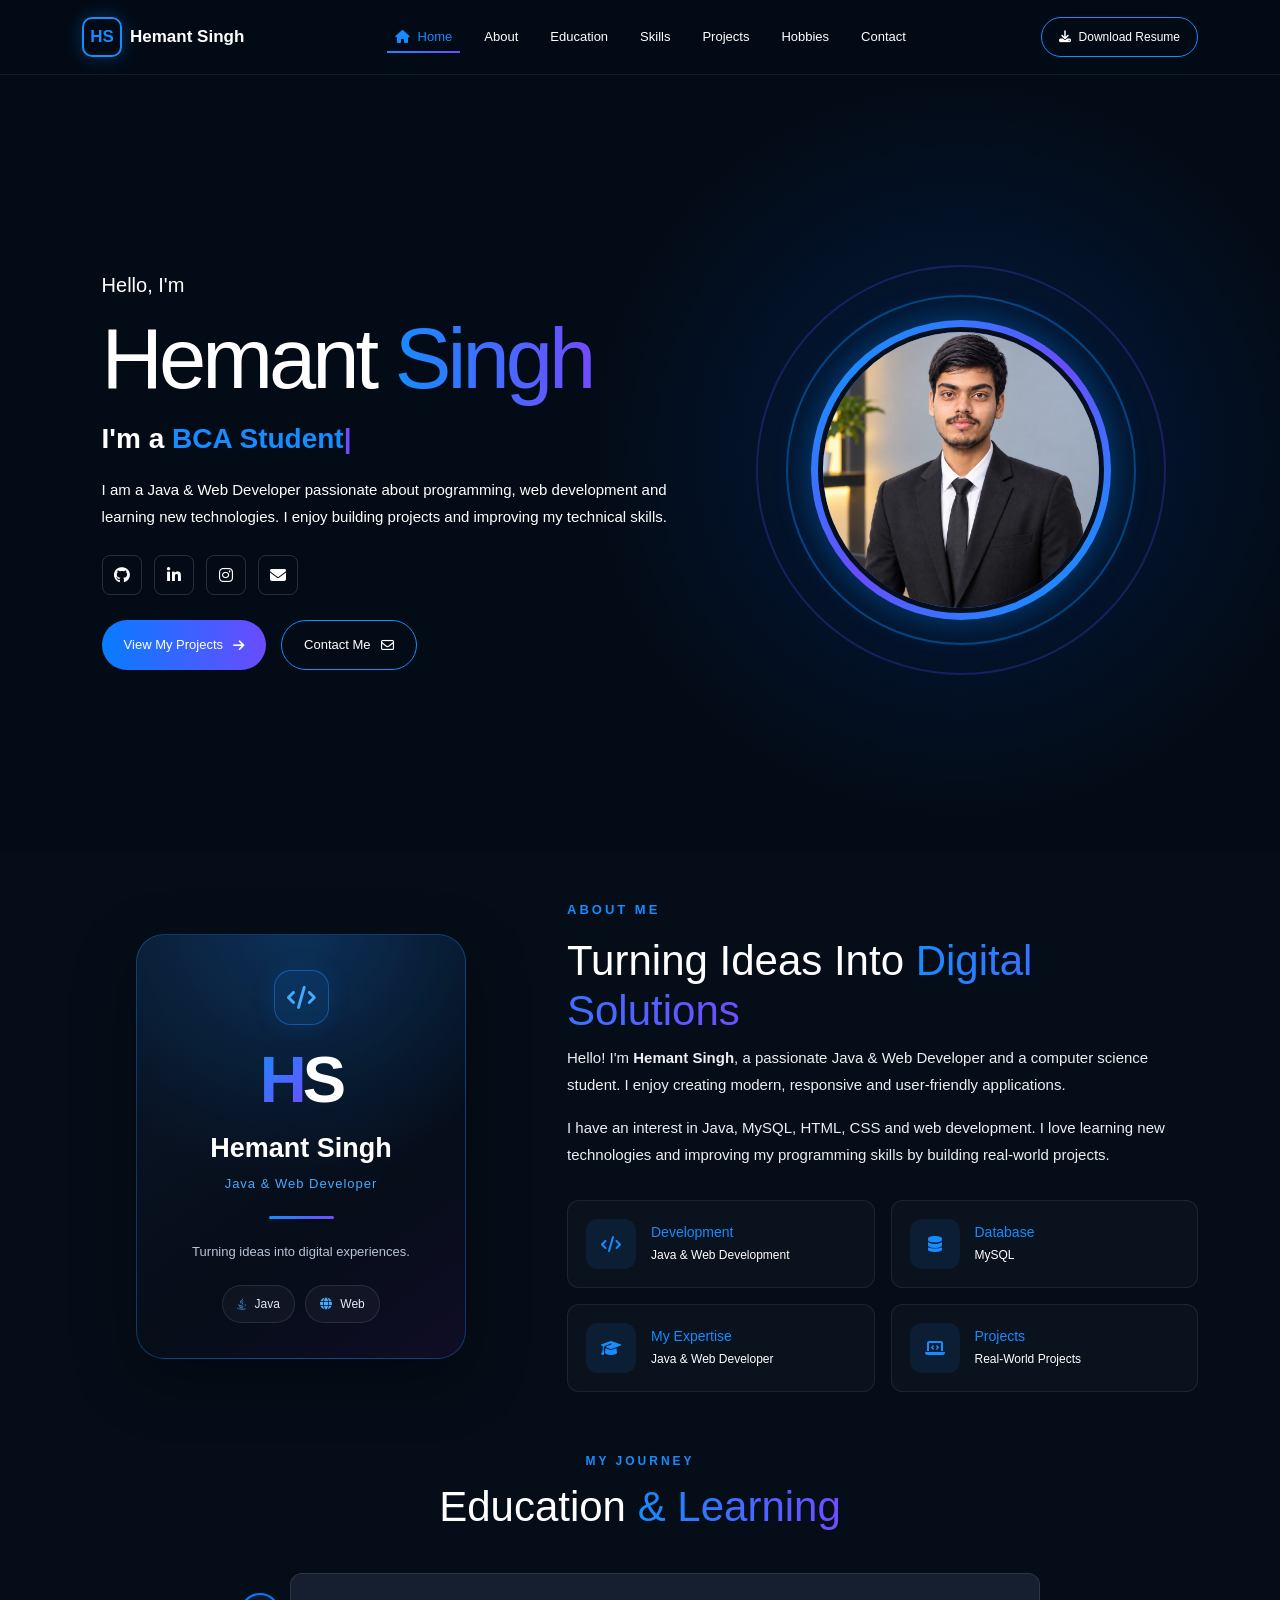
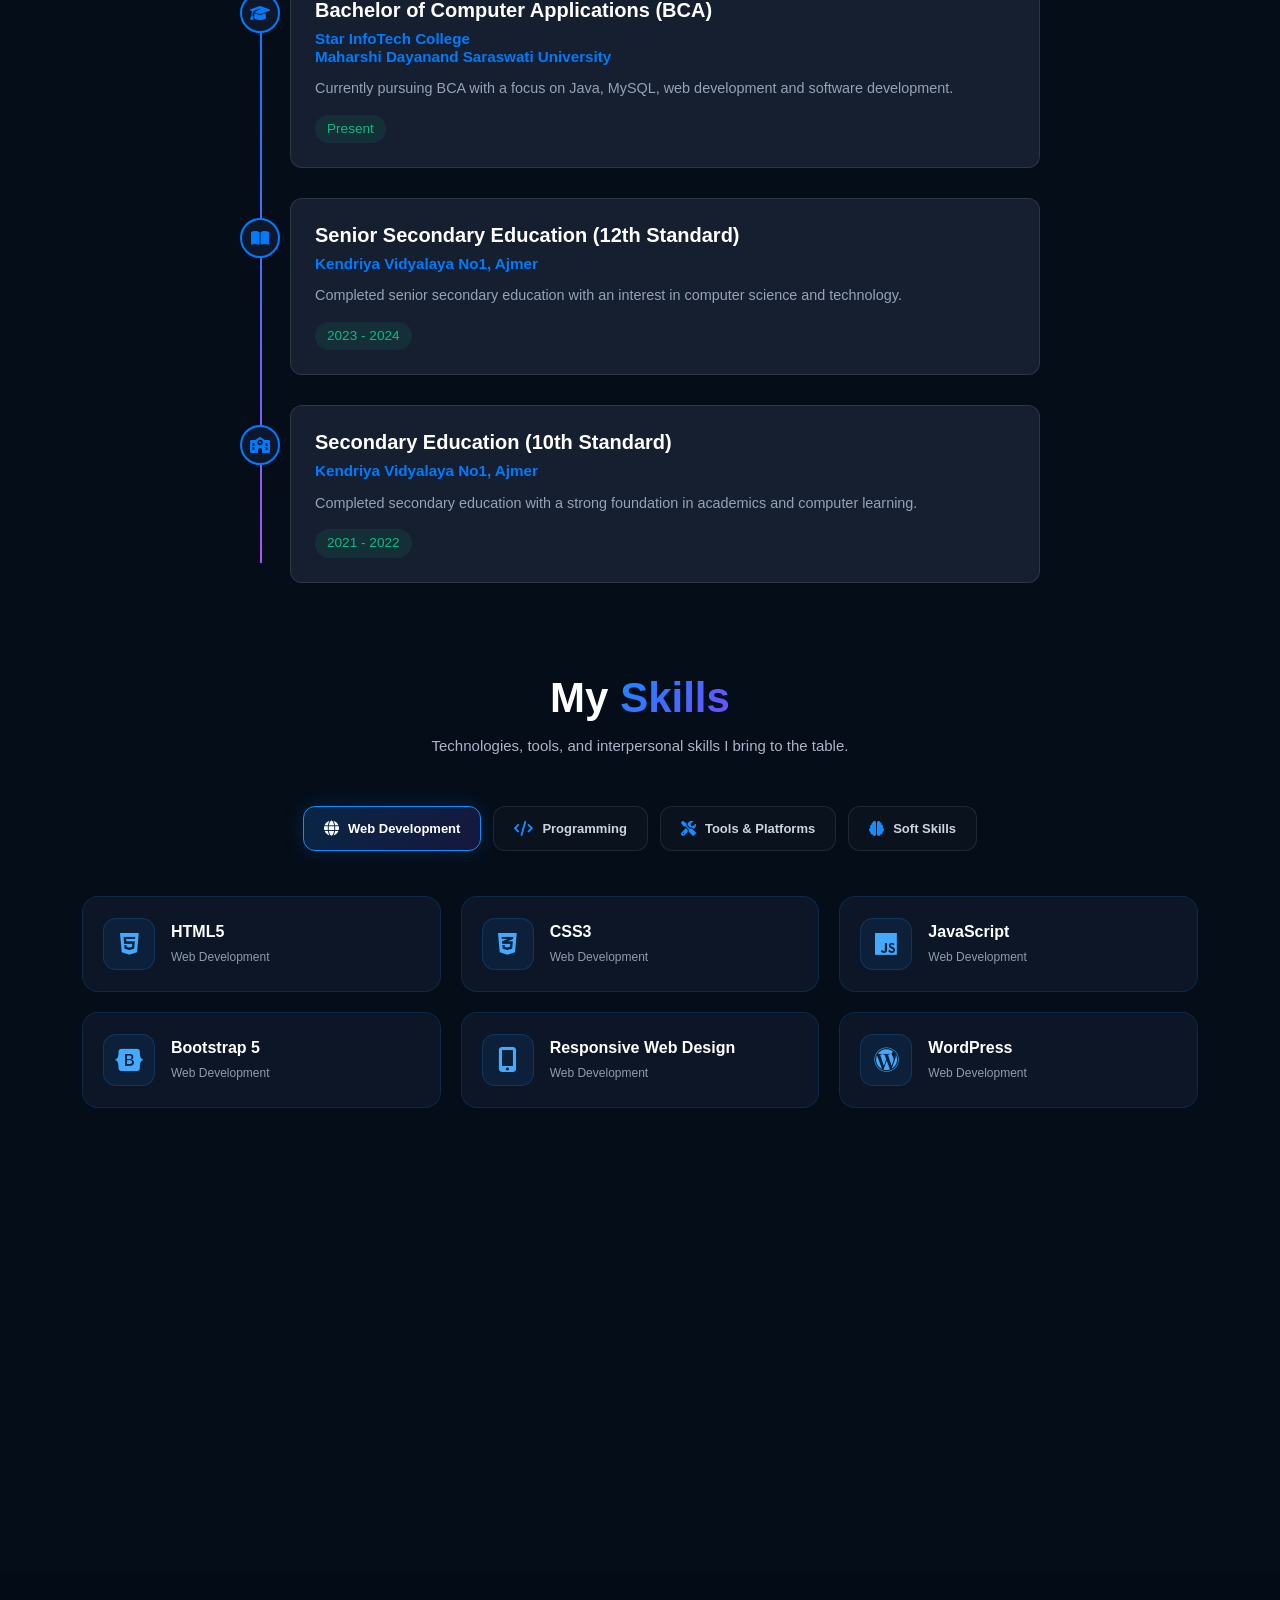
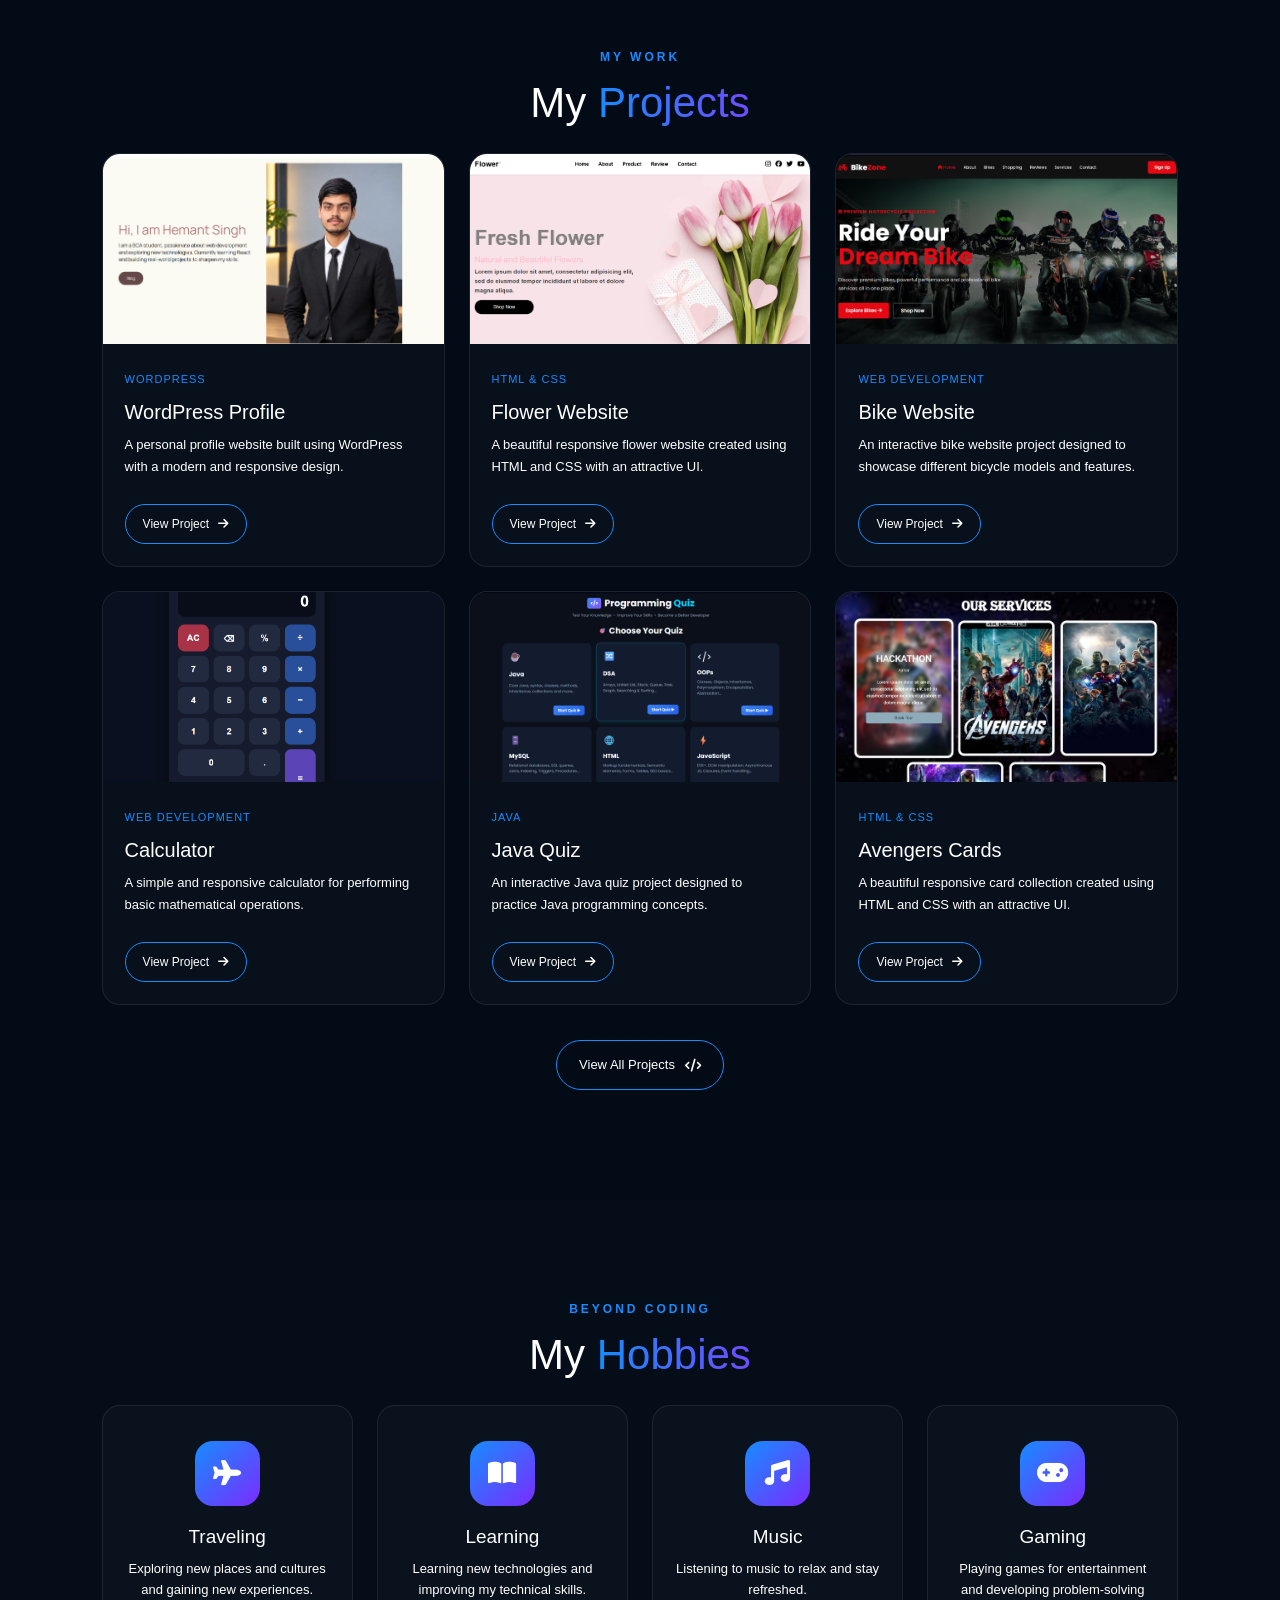
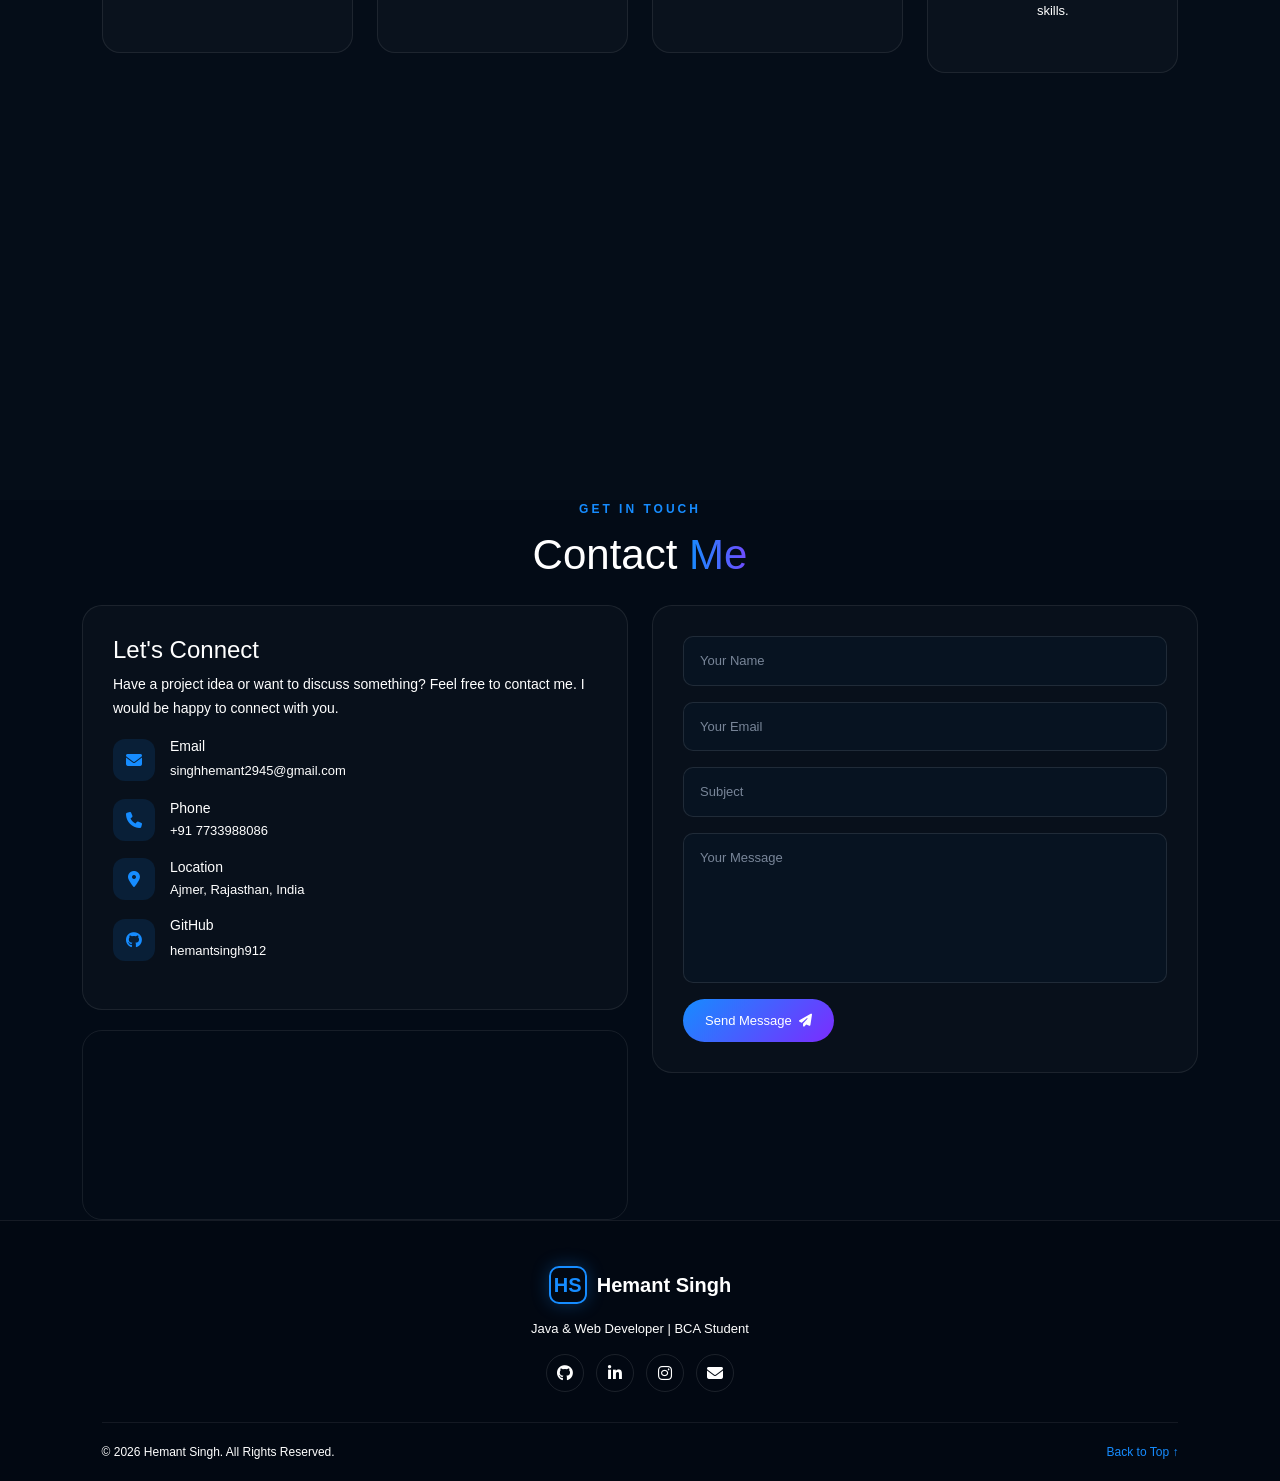
<file: index.html>
<!DOCTYPE html>
<html lang="en">

<head>
    <meta charset="UTF-8">
    <meta name="viewport" content="width=device-width, initial-scale=1.0">

    <title>Hemant Singh | Portfolio</title>

    <link href="https://cdn.jsdelivr.net/npm/bootstrap@5.3.3/dist/css/bootstrap.min.css"rel="stylesheet">
    <link rel="stylesheet"href="https://cdnjs.cloudflare.com/ajax/libs/font-awesome/6.5.2/css/all.min.css">
    <link rel="stylesheet" href="css/style.css">

    <script
            src="https://cdn.jsdelivr.net/npm/bootstrap@5.3.3/dist/js/bootstrap.bundle.min.js">
    </script>

</head>

<body>

    
<nav class="navbar navbar-expand-lg navbar-dark fixed-top custom-navbar">

    <div class="container">

        <a href="#home"class="navbar-brand logo d-flex align-items-center gap-2">

            <span>HS</span>
            Hemant Singh

        </a>

        <button class="navbar-toggler border-0 shadow-none"type="button"data-bs-toggle="collapse"
        data-bs-target="#portfolioNavbar"aria-controls="portfolioNavbar"aria-expanded="false"
        aria-label="Toggle navigation">
            <i class="fa-solid fa-bars"></i>
        </button>

        <div class="collapse navbar-collapse" id="portfolioNavbar">

            <ul class="navbar-nav mx-auto gap-lg-3 text-center">

                <li class="nav-item">
                    <a class="nav-link active" href="#home">
                        <i class="fa-solid fa-house me-1"></i>
                        Home
                    </a>
                </li>

                <li class="nav-item">
                    <a class="nav-link" href="#about">About</a>
                </li>

                <li class="nav-item">
                    <a class="nav-link" href="#education">Education</a>
                </li>

                <li class="nav-item">
                    <a class="nav-link" href="#skills">Skills</a>
                </li>

                <li class="nav-item">
                    <a class="nav-link" href="#projects">Projects</a>
                </li>

                <li class="nav-item">
                    <a class="nav-link" href="#hobbies">Hobbies</a>
                </li>

                <li class="nav-item">
                    <a class="nav-link" href="#contact">Contact</a>
                </li>

            </ul>

            <a href="Hemant_Singh_Resume2026.pdf" class="cv-btn mx-auto mx-lg-0" download>

                <i class="fa-solid fa-download"></i>
                Download Resume

            </a>

          

        </div>

    </div>

</nav>


<!-- =========================================================
     HOME
========================================================= -->

<section id="home"
         class="home min-vh-100 d-flex align-items-center">

    <div class="container">

        <div class="row align-items-center gy-5">

            <div class="col-lg-7 home-content">

                <p class="hello mb-3">Hello, I'm </p>
                <h1>Hemant <span>Singh</span></h1>
                <h2 class="typing-heading" style="color: white;">
                    I'm a <span id="typing-text"></span><span class="cursor">|</span>
                </h2>

                <p class="description">
                    I am a Java & Web Developer passionate about programming,
                    web development and learning new technologies.
                    I enjoy building projects and improving my
                    technical skills.
                </p>

                <div class="social">

                    <a href="https://github.com/hemantsingh912" aria-label="GitHub">
                        <i class="fa-brands fa-github"></i>
                    </a>

                    <a href="https://www.linkedin.com/in/hemant-singh-1b76ba379/" aria-label="LinkedIn">
                        <i class="fa-brands fa-linkedin-in"></i>
                    </a>

                    <a href="https://www.instagram.com/hemantsingh5435/" aria-label="Instagram">
                        <i class="fa-brands fa-instagram"></i>
                    </a>

                    <a href="mailto:singhhemant2945@gmail.com" aria-label="Email">
                        <i class="fa-solid fa-envelope"></i>
                    </a>

                </div>

                <div class="buttons">

                    <a href="#projects" class="btn-primary-custom">
                        View My Projects
                        <i class="fa-solid fa-arrow-right"></i>

                    </a>

                    <a href="#contact"class="btn-secondary-custom">
                        Contact Me
                        <i class="fa-regular fa-envelope"></i>
                    </a>
                </div>
            </div>

            

            <div class="col-lg-5 home-image">

                <div class="profile-circle">
                    <img src="image/hemantsingh.jpeg"alt="Hemant Singh">
                </div>

                <div class="circle-one"></div>
                <div class="circle-two"></div>
            </div>
        </div>
    </div>
</section>


<!-- =========================================================
     ABOUT
========================================================= -->

<section id="about" class="about">

    <div class="container">

        <div class="row align-items-center g-5">

            <div class="col-lg-5">

              
<div class="about-box mx-auto">

    <div class="about-card-glow"></div>

    <div class="about-icon">
        <i class="fa-solid fa-code"></i>
    </div>

    <div class="about-initials">
        <span>H</span>S
    </div>

    <h3>Hemant Singh</h3>

    <p class="about-role">Java & Web Developer</p>

    <div class="about-divider"></div>

    <p class="about-description">Turning ideas into digital experiences.</p>

    <div class="about-badges">
        <span><i class="fa-brands fa-java"></i> Java</span>
        <span><i class="fa-solid fa-globe"></i> Web</span>
    </div>

</div>



            </div>

            <div class="col-lg-7 about-content">

                <p class="section-tag">ABOUT ME</p>

                <h2>Turning Ideas Into
                    <span>Digital Solutions</span>
                </h2>

                <p>
                    Hello! I'm <strong>Hemant Singh</strong>, a passionate
                    Java & Web Developer and a computer science
                    student. I enjoy creating modern, responsive and
                    user-friendly applications.
                </p>

                <p >
                    I have an interest in Java, MySQL, HTML, CSS and
                    web development. I love learning new technologies
                    and improving my programming skills by building
                    real-world projects.
                </p>


                <div class="row g-3 mt-3">

                    <div class="col-md-6">
                        <div class="info-item h-100">

                            <i class="fa-solid fa-code"></i>

                            <div>
                                <h4>Development</h4>
                                <p>Java & Web Development</p>
                            </div>

                        </div>
                    </div>


                    <div class="col-md-6">
                        <div class="info-item h-100">

                            <i class="fa-solid fa-database"></i>

                            <div>
                                <h4>Database</h4>
                                <p>MySQL</p>
                            </div>

                        </div>
                    </div>


                    <div class="col-md-6">
                        <div class="info-item h-100">

                            <i class="fa-solid fa-graduation-cap"></i>

                            <div>
                                <h4>My Expertise</h4>
                                <p>Java & Web Developer</p>
                            </div>

                        </div>
                    </div>


                    <div class="col-md-6">
                        <div class="info-item h-100">

                            <i class="fa-solid fa-laptop-code"></i>

                            <div>
                                <h4>Projects</h4>
                                <p>Real-World Projects</p>
                            </div>

                        </div>
                    </div>

                </div>

            </div>

        </div>

    </div>

</section>


<!-- =========================================================
     EDUCATION
========================================================= -->

<section id="education" class="education">
    <div class="container">
        <div class="section-heading">
            <p>MY JOURNEY</p>
            <h2>Education <span>& Learning</span></h2>
        </div>

        <div class="timeline-container">
            <div class="timeline-line"></div>

           <!-- BCA -->
             <div class="timeline-item">
                <div class="timeline-icon">
                    <i class="fa-solid fa-graduation-cap"></i>
                </div>
                <div class="education-card">
                    <div class="edu-content">
                        <h3>Bachelor of Computer Applications (BCA)</h3>
                        <h4><b style="color: #007bff;">Star InfoTech College</b><br><b style="color: #047af8;">Maharshi Dayanand Saraswati University</b></h4>
                        <p>
                            Currently pursuing BCA with a focus on Java,
                            MySQL, web development and software development.
                        </p>
                        <span class="edu-year">Present</span>
                    </div>
                </div>
            </div> 

            <!-- 12TH -->
            <div class="timeline-item">
                <div class="timeline-icon">
                    <i class="fa-solid fa-book-open"></i>
                </div>
                <div class="education-card">
                    <div class="edu-content">
                        <h3>Senior Secondary Education (12th Standard)</h3>
                        <h4><b style="color: #007bff;">Kendriya Vidyalaya No1, Ajmer</b></h4>
                        <p>
                            Completed senior secondary education with an
                            interest in computer science and technology.
                        </p>
                        <span class="edu-year">2023 - 2024</span>
                    </div>
                </div>
            </div>
             <!-- 10TH -->
            <div class="timeline-item">
                <div class="timeline-icon">
                    <i class="fa-solid fa-school"></i>
                </div>
                <div class="education-card">
                    <div class="edu-content">
                        <h3>Secondary Education (10th Standard)</h3>
                        <h4><b style="color: #007bff;">Kendriya Vidyalaya No1, Ajmer</b></h4>
                        <p>
                            Completed secondary education with a strong
                            foundation in academics and computer learning.
                        </p>
                        <span class="edu-year">2021 - 2022</span>
                    </div>
                </div>
            </div>
            

        </div>
    </div>
</section>





<!-- =========================================================
     SKILLS
========================================================= -->

<section id="skills" class="hs-skills">

    <div class="container">

        <!-- HEADER -->

        <div class="text-center mb-5">

            <!-- <div class="hs-skills-tag">
                <i class="fa-solid fa-code"></i>
                TECHNICAL & PROFESSIONAL SKILLS
            </div> -->

            <h2 class="hs-skills-title">
                My <span>Skills</span>
            </h2>

            <p class="hs-skills-subtitle">
                Technologies, tools, and interpersonal skills I bring to the table.
            </p>

        </div>


        <!-- CATEGORY FILTERS -->

        <div class="hs-skill-filters">

            <button class="hs-filter-btn active"
                data-filter="web"
                aria-pressed="true">

                <i class="fa-solid fa-globe"></i>
                Web Development

            </button>

            <button class="hs-filter-btn"
                data-filter="programming"
                aria-pressed="false">

                <i class="fa-solid fa-code"></i>
                Programming

            </button>

            <button class="hs-filter-btn"
                data-filter="tools"
                aria-pressed="false">

                <i class="fa-solid fa-screwdriver-wrench"></i>
                Tools & Platforms

            </button>

            <button class="hs-filter-btn"
                data-filter="softskills"
                aria-pressed="false">

                <i class="fa-solid fa-brain"></i>
                Soft Skills

            </button>

        </div>


        <!-- SKILLS GRID -->

        <div class="hs-skills-grid">


            <!-- WEB DEVELOPMENT -->

            <div class="hs-skill-card" data-category="web">

                <div class="hs-skill-icon">
                    <i class="fa-brands fa-html5"></i>
                </div>

                <div>
                    <h4>HTML5</h4>
                    <p>Web Development</p>
                </div>

            </div>


            <div class="hs-skill-card" data-category="web">

                <div class="hs-skill-icon">
                    <i class="fa-brands fa-css3-alt"></i>
                </div>

                <div>
                    <h4>CSS3</h4>
                    <p>Web Development</p>
                </div>

            </div>


            <div class="hs-skill-card" data-category="web">

                <div class="hs-skill-icon">
                    <i class="fa-brands fa-js"></i>
                </div>

                <div>
                    <h4>JavaScript</h4>
                    <p>Web Development</p>
                </div>

            </div>


            <div class="hs-skill-card" data-category="web">

                <div class="hs-skill-icon">
                    <i class="fa-brands fa-bootstrap"></i>
                </div>

                <div>
                    <h4>Bootstrap 5</h4>
                    <p>Web Development</p>
                </div>

            </div>

            <div class="hs-skill-card" data-category="web">

                <div class="hs-skill-icon">
                    <i class="fa-solid fa-mobile-screen-button"></i>
                </div>

                <div>
                    <h4>Responsive Web Design</h4>
                    <p>Web Development</p>
                </div>

            </div>


            <div class="hs-skill-card" data-category="web">

                <div class="hs-skill-icon">
                    <i class="fa-brands fa-wordpress"></i>
                </div>

                <div>
                    <h4>WordPress</h4>
                    <p>Web Development</p>
                </div>

            </div>


            <!-- PROGRAMMING -->

            <div class="hs-skill-card" data-category="programming">

                <div class="hs-skill-icon">
                    <i class="fa-brands fa-java"></i>
                </div>

                <div>
                    <h4>Java</h4>
                    <p>Programming</p>
                </div>

            </div>

            <div class="hs-skill-card" data-category="programming">

                <div class="hs-skill-icon">
                    <i class="fa-solid fa-diagram-project"></i>
                </div>

                <div>
                    <h4>Data Structures & Algorithms (DSA)</h4>
                    <p>Programming</p>
                </div>

            </div>


            <div class="hs-skill-card" data-category="programming">

                <div class="hs-skill-icon">
                    <i class="fa-solid fa-c"></i>
                </div>

                <div>
                    <h4>C</h4>
                    <p>Programming</p>
                </div>

            </div>


            <div class="hs-skill-card" data-category="programming">

                <div class="hs-skill-icon">
                    <i class="fa-solid fa-code"></i>
                </div>

                <div>
                    <h4>C++</h4>
                    <p>Programming</p>
                </div>

            </div>


            <div class="hs-skill-card" data-category="programming">

                <div class="hs-skill-icon">
                    <i class="fa-brands fa-python"></i>
                </div>

                <div>
                    <h4>Python</h4>
                    <p>Programming</p>
                </div>

            </div>


            <div class="hs-skill-card" data-category="programming">

                <div class="hs-skill-icon">
                    <i class="fa-solid fa-database"></i>
                </div>

                <div>
                    <h4>MySQL</h4>
                    <p>Database & Programming</p>
                </div>

            </div>


            <!-- TOOLS & PLATFORMS -->

            <div class="hs-skill-card" data-category="tools">

                <div class="hs-skill-icon">
                    <i class="fa-brands fa-github"></i>
                </div>

                <div>
                    <h4>Git & GitHub</h4>
                    <p>Version Control</p>
                </div>

            </div>


            <div class="hs-skill-card" data-category="tools">

                <div class="hs-skill-icon">
                    <i class="fa-solid fa-palette"></i>
                </div>

                <div>
                    <h4>Canva</h4>
                    <p>Design Tool</p>
                </div>

            </div>


            <div class="hs-skill-card" data-category="tools">

                <div class="hs-skill-icon">
                    <i class="fa-brands fa-salesforce"></i>
                </div>

                <div>
                    <h4>Salesforce</h4>
                    <p>Platform</p>
                </div>

            </div>

            <div class="hs-skill-card" data-category="tools">

                <div class="hs-skill-icon">
                    <i class="fa-solid fa-code"></i>
                </div>

                <div>
                    <h4>Visual Studio Code (VS Code)</h4>
                    <p>Development Tool</p>
                </div>

            </div>


            <div class="hs-skill-card" data-category="tools">

                <div class="hs-skill-icon">
                    <i class="fa-solid fa-cloud"></i>
                </div>

                <div>
                    <h4>Cloud AI</h4>
                    <p>Platform</p>
                </div>

            </div>


            <!-- SOFT SKILLS -->

            <div class="hs-skill-card" data-category="softskills">

                <div class="hs-skill-icon">
                    <i class="fa-solid fa-comments"></i>
                </div>

                <div>
                    <h4>Communication</h4>
                    <p>Soft Skills</p>
                </div>

            </div>


            <div class="hs-skill-card" data-category="softskills">

                <div class="hs-skill-icon">
                    <i class="fa-solid fa-people-group"></i>
                </div>

                <div>
                    <h4>Teamwork</h4>
                    <p>Soft Skills</p>
                </div>

            </div>


            <div class="hs-skill-card" data-category="softskills">

                <div class="hs-skill-icon">
                    <i class="fa-solid fa-lightbulb"></i>
                </div>

                <div>
                    <h4>Problem Solving</h4>
                    <p>Soft Skills</p>
                </div>

            </div>


            <div class="hs-skill-card" data-category="softskills">

                <div class="hs-skill-icon">
                    <i class="fa-solid fa-clock"></i>
                </div>

                <div>
                    <h4>Time Management</h4>
                    <p>Soft Skills</p>
                </div>

            </div>


            <div class="hs-skill-card" data-category="softskills">

                <div class="hs-skill-icon">
                    <i class="fa-solid fa-sliders"></i>
                </div>

                <div>
                    <h4>Adaptability</h4>
                    <p>Soft Skills</p>
                </div>

            </div>


            <div class="hs-skill-card" data-category="softskills">

                <div class="hs-skill-icon">
                    <i class="fa-solid fa-book-open"></i>
                </div>

                <div>
                    <h4>Continuous Learning</h4>
                    <p>Soft Skills</p>
                </div>

            </div>


        </div>

    </div>

</section>

<!-- =========================================================
     PROJECTS
========================================================= -->

<section id="projects" class="projects">

    <div class="container">

        <div class="section-heading">

            <p>MY WORK</p>

            <h2>
                My <span>Projects</span>
            </h2>

        </div>


        <div class="row g-4">

            <!-- WORDPRESS -->

            <div class="col-md-6 col-lg-4">

                <div class="project-card">

                    <div class="project-image">
                        <img src="image/pw.png"
                             alt="WordPress Project">
                    </div>

                    <div class="project-content">

                        <span class="project-type">
                            WordPress
                        </span>

                        <h3>WordPress Profile</h3>

                        <p>
                            A personal profile website built using
                            WordPress with a modern and responsive design.
                        </p>

                        <a href="https://hemantsinghdev.blog/" class="project-btn " target="_blank">
                            View Project
                            <i class="fa-solid fa-arrow-right"></i>
                        </a>

                    </div>

                </div>

            </div>


            <!-- Flower website -->

             <div class="col-md-6 col-lg-4">

                <div class="project-card">

                    <div class="project-image">
                        <img src="image/flower.png"
                             alt="Flower Website">
                    </div>

                    <div class="project-content">

                        <span class="project-type">
                            HTML & CSS
                        </span>

                        <h3>Flower Website</h3>

                        <p>
                            A beautiful responsive flower website created
                            using HTML and CSS with an attractive UI.
                        </p>

                        <a href="https://hemantsingh912.github.io/flower-Web-site/" class="project-btn" target="_blank">
                            View Project
                            <i class="fa-solid fa-arrow-right"></i>
                        </a>

                    </div>

                </div>

            </div>


            <!-- Bike Website -->

            <div class="col-md-6 col-lg-4">

                <div class="project-card">

                    <div class="project-image">
                        <img src="image/bike.png"
                             alt="Bike Website">
                    </div>

                    <div class="project-content">

                        <span class="project-type">
                            Web Development
                        </span>

                        <h3>Bike Website</h3>

                        <p>
                            An interactive bike website project designed
                            to showcase different bicycle models and features.
                        </p>

                        <a href="https://hemantsingh912.github.io/BikeWebsite/" class="project-btn" target="_blank">
                            View Project
                            <i class="fa-solid fa-arrow-right"></i>
                        </a>

                    </div>

                </div>

            </div>


            <!-- AGE CALCULATOR -->

            <div class="col-md-6 col-lg-4">

                <div class="project-card">

                    <div class="project-image">
                        <img src="image/calculator.png"
                             alt="Calculator">
                    </div>

                    <div class="project-content">

                        <span class="project-type">
                            Web Development
                        </span>

                        <h3>Calculator</h3>

                        <p>
                            A simple and responsive calculator for
                            performing basic mathematical operations.
                        </p>

                        <a href="https://hemantsingh912.github.io/Calculator/" class="project-btn" target="_blank">
                            View Project
                            <i class="fa-solid fa-arrow-right"></i>
                        </a>

                    </div>

                </div>

            </div>

            <!-- JAVA -->

            <div class="col-md-6 col-lg-4">

                <div class="project-card">

                    <div class="project-image">
                        <img src="image/quiz.png"
                             alt="Java Quiz">
                    </div>

                    <div class="project-content">

                        <span class="project-type">
                            Java
                        </span>

                        <h3>Java Quiz</h3>

                        <p>
                            An interactive Java quiz project designed
                            to practice Java programming concepts.
                        </p>

                        <a href="https://hemantsingh912.github.io/Quiz/" class="project-btn" target="_blank">
                            View Project
                            <i class="fa-solid fa-arrow-right"></i>
                        </a>

                    </div>

                </div>

            </div>

            <!-- Cards -->

            <div class="col-md-6 col-lg-4">

                <div class="project-card">

                    <div class="project-image">
                        <img src="image/acards.png"
                             alt="Avengers Cards">
                    </div>

                    <div class="project-content">

                        <span class="project-type">
                            HTML & CSS
                        </span>

                        <h3>Avengers Cards</h3>

                        <p>
                            A beautiful responsive card collection created
                            using HTML and CSS with an attractive UI.
                        </p>

                        <a href="https://hemantsingh912.github.io/Averenger-cards/" class="project-btn" target="_blank">
                            View Project
                            <i class="fa-solid fa-arrow-right"></i>
                        </a>

                    </div>

                </div>

            </div>

        </div>

    </div>
        <div class="back-profile">
            <a href="project.html"class="btn-secondary-custom"> View All Projects<i class="fa-solid fa-code"></i></a>

    </div>

</section>


<!-- =========================================================
     HOBBIES
========================================================= -->

<section id="hobbies" class="hobbies">

    <div class="container">

        <div class="section-heading">

            <p>BEYOND CODING</p>

            <h2>
                My <span>Hobbies</span>
            </h2>

        </div>


        <div class="row g-4 justify-content-center">

            <!-- Traveling -->

            <div class="col-sm-6 col-lg-3">

                <div class="hobby-card">

                    <div class="hobby-icon">
                        <i class="fa-solid fa-plane"></i>
                    </div>

                    <h3>Traveling</h3>

                    <p>
                        Exploring new places and cultures and gaining new experiences.
                    </p>

                </div>

            </div>


            <!-- LEARNING -->

            <div class="col-sm-6 col-lg-3">

                <div class="hobby-card">

                    <div class="hobby-icon">
                        <i class="fa-solid fa-book-open"></i>
                    </div>

                    <h3>Learning</h3>

                    <p>
                        Learning new technologies and improving my
                        technical skills.
                    </p>

                </div>

            </div>


            <!-- MUSIC -->

            <div class="col-sm-6 col-lg-3">

                <div class="hobby-card">

                    <div class="hobby-icon">
                        <i class="fa-solid fa-music"></i>
                    </div>

                    <h3>Music</h3>

                    <p>
                        Listening to music to relax and stay refreshed.
                    </p>

                </div>

            </div>


            <!-- GAMING -->

            <div class="col-sm-6 col-lg-3">

                <div class="hobby-card">

                    <div class="hobby-icon">
                        <i class="fa-solid fa-gamepad"></i>
                    </div>

                    <h3>Gaming</h3>

                    <p>
                        Playing games for entertainment and developing
                        problem-solving skills.
                    </p>

                </div>

            </div>

        </div>

    </div>

</section>


<!-- =========================================================
     CONTACT
========================================================= -->

<section id="contact" class="contact">

    <div class="container">

        <div class="section-heading">

            <p>GET IN TOUCH</p>

            <h2>
                Contact <span>Me</span>
            </h2>

        </div>


        <div class="row g-4">

            <!-- LEFT -->

            <div class="col-lg-6">

                <div class="contact-left">

                    <div class="contact-info">

                        <h3>Let's Connect</h3>

                        <p>
                            Have a project idea or want to discuss
                            something? Feel free to contact me.
                            I would be happy to connect with you.
                        </p>


                        <!-- EMAIL -->

                        <div class="contact-item">

                            <i class="fa-solid fa-envelope"></i>

                            <div>
                                <h4>Email</h4>

                                <a href="mailto:singhhemant2945@gmail.com">
                                    singhhemant2945@gmail.com
                                </a>
                            </div>

                        </div>


                        <!-- PHONE -->

                        <div class="contact-item">

                            <i class="fa-solid fa-phone"></i>

                            <div>
                                <h4>Phone</h4>
                                <p>+91 7733988086</p>
                            </div>

                        </div>


                        <!-- LOCATION -->

                        <div class="contact-item">

                            <i class="fa-solid fa-location-dot"></i>

                            <div>
                                <h4>Location</h4>
                                <p>Ajmer, Rajasthan, India</p>
                            </div>

                        </div>


                        <!-- GITHUB -->

                        <div class="contact-item">

                            <i class="fa-brands fa-github"></i>

                            <div>
                                <h4>GitHub</h4>

                                <a href="https://github.com/hemantsingh912" target="_blank" rel="noopener noreferrer">
                                     hemantsingh912
                                </a>
                            </div>

                        </div>

                    </div>


                    <!-- MAP -->

                    <div class="map">

                        <iframe
                            src="https://www.google.com/maps?q=Ajmer,Rajasthan,India&output=embed"
                            loading="lazy"
                            title="Ajmer Map">
                        </iframe>

                    </div>

                </div>

            </div>


            <!-- RIGHT -->

    
<!-- RIGHT: CONTACT FORM -->

<div class="col-lg-6">



<div id="contact-form-wrapper">

   <form
    id="contact-form"
    class="contact-form h-100"
    action="https://formsubmit.co/singhhemant2945@gmail.com"
    method="POST">

    <input type="hidden" name="_subject"
        value="New Contact Message - Hemant Singh Portfolio">

    <input type="hidden" name="_captcha" value="true">

    <input type="hidden" name="_next"
        value="https://hemantsingh912.github.io/Hemantsingh2026/#contact">

    <input type="text"
        name="name"
        class="form-control"
        placeholder="Your Name"
        autocomplete="name"
        required>

    <input type="email"
        name="email"
        class="form-control"
        placeholder="Your Email"
        autocomplete="email"
        required>

    <input type="text"
        name="subject"
        class="form-control"
        placeholder="Subject"
        required>

    <textarea
        name="message"
        class="form-control"
        placeholder="Your Message"
        rows="6"
        required
        style="resize: none;"></textarea>

    <button type="submit" class="contact-submit" id="send-btn">
        Send Message
        <i class="fa-solid fa-paper-plane ms-1"></i>
    </button>

</form>

</div>



</div>



        </div>

    </div>

</section>


<!-- =========================================================
     FOOTER
========================================================= -->

<footer class="footer">

    <div class="container">

        <div class="footer-content">

            <a href="#home"
               class="footer-logo">

                <span>HS</span>
                Hemant Singh

            </a>

            <p>
                Java & Web Developer | BCA Student
            </p>


            <div class="footer-social">

                <a href="https://github.com/hemantsingh912" aria-label="GitHub">
                    <i class="fa-brands fa-github"></i>
                </a>

                <a href="https://www.linkedin.com/in/hemant-singh-1b76ba379/" aria-label="LinkedIn">
                    <i class="fa-brands fa-linkedin-in"></i>
                </a>

                <a href="https://www.instagram.com/hemantsingh5435/" aria-label="Instagram">
                    <i class="fa-brands fa-instagram"></i>
                </a>

                <a href="mailto:singhhemant2945@gmail.com"
                   aria-label="Email">

                    <i class="fa-solid fa-envelope"></i>

                </a>

            </div>

        </div>


        <div class="footer-bottom
                    d-flex
                    flex-column
                    flex-md-row
                    justify-content-between
                    align-items-center
                    gap-3">

            <p class="mb-0">© 2026 Hemant Singh. All Rights Reserved.</p>

            <a href="#home">
                Back to Top ↑
            </a>

        </div>

    </div>

</footer>

<!-- =========================================================
     MAIN JAVASCRIPT
     1. NAVBAR ACTIVE LINK
     2. NAVBAR HIDE / SHOW
     3. HOME TYPING ANIMATION
     4. SKILLS FILTER
========================================================= -->

<script>
document.addEventListener("DOMContentLoaded", function () {


    // =====================================================
    // 1. NAVBAR ACTIVE LINK & MOBILE MENU
    // =====================================================

    const navbar = document.querySelector(".custom-navbar");
    const navbarCollapse = document.querySelector("#portfolioNavbar");

    const navLinks = document.querySelectorAll(
        ".navbar-nav .nav-link"
    );

    const sections = document.querySelectorAll("#home, #about, #education, #skills, #projects, #hobbies, #contact"
    );


    // Active link according to scroll position

    function updateActiveNav() {

        let currentSection = "";

        sections.forEach(section => {

            const sectionTop = section.offsetTop;

            if (window.scrollY + 120 >= sectionTop) {
                currentSection = section.getAttribute("id");
            }

        });

        navLinks.forEach(link => {

            link.classList.remove("active");

            if (link.getAttribute("href") === `#${currentSection}`) {
                link.classList.add("active");
            }

        });

    }


    window.addEventListener("scroll", updateActiveNav);
    window.addEventListener("load", updateActiveNav);

    updateActiveNav();


    // Close mobile menu when a link is clicked

    let menuWasClicked = false;

    navLinks.forEach(link => {

        link.addEventListener("click", function () {

            navbar.classList.remove("navbar-hide");

            menuWasClicked = true;

            if (navbarCollapse.classList.contains("show")) {

                bootstrap.Collapse
                    .getOrCreateInstance(navbarCollapse)
                    .hide();

            }

        });

    });



    // =====================================================
    // 2. NAVBAR HIDE / SHOW ON MOBILE SCROLL
    // =====================================================

    let lastScrollY = window.scrollY;

    window.addEventListener("scroll", function () {

        // Desktop par navbar always visible

        if (window.innerWidth > 991) {

            navbar.classList.remove("navbar-hide");
            return;

        }


        // Menu open ho to navbar hide nahi hoga

        if (navbarCollapse.classList.contains("show")) {

            navbar.classList.remove("navbar-hide");

            lastScrollY = window.scrollY;
            return;

        }


        const currentScrollY = window.scrollY;


        // Navigation link click ke baad navbar visible rakho

        if (menuWasClicked) {

            navbar.classList.remove("navbar-hide");

            menuWasClicked = false;
            lastScrollY = currentScrollY;

            return;

        }


        // Scroll down = Hide navbar

        if (currentScrollY > lastScrollY && currentScrollY > 100) {

            navbar.classList.add("navbar-hide");

        }

        // Scroll up = Show navbar

        else {

            navbar.classList.remove("navbar-hide");

        }


        lastScrollY = currentScrollY;

    });



    // =====================================================
    // 3. HOME TYPING ANIMATION
    // =====================================================

    const typingText = document.getElementById("typing-text");

    if (typingText) {

        const words = [
            "BCA Student",
            "Java Developer",
            "Web Developer",
            "Aspiring Salesforce Developer"
        ];

        let wordIndex = 0;
        let charIndex = 0;
        let isDeleting = false;


        function typeEffect() {

            const currentWord = words[wordIndex];

            if (isDeleting) {

                typingText.textContent = currentWord.substring(
                    0,
                    charIndex - 1
                );

                charIndex--;

            } else {

                typingText.textContent = currentWord.substring(
                    0,
                    charIndex + 1
                );

                charIndex++;

            }


            let speed = isDeleting ? 50 : 100;


            if (!isDeleting && charIndex === currentWord.length) {

                speed = 1500;
                isDeleting = true;

            }

            else if (isDeleting && charIndex === 0) {

                isDeleting = false;

                wordIndex = (wordIndex + 1) % words.length;

                speed = 500;

            }


            setTimeout(typeEffect, speed);

        }


        typeEffect();

    }



    // =====================================================
    // 4. SKILLS CATEGORY FILTER
    // =====================================================

    const filterButtons = document.querySelectorAll(".hs-filter-btn");

    const skillCards = document.querySelectorAll(".hs-skill-card");


    if (filterButtons.length && skillCards.length) {

        let currentFilter = "web";


        function applySkillFilter() {

            skillCards.forEach(card => {

                const category = card.dataset.category;

                if (category === currentFilter) {

                    card.style.display = "flex";

                } else {

                    card.style.display = "none";

                }

            });

        }


        filterButtons.forEach(button => {

            button.addEventListener("click", function () {

                filterButtons.forEach(btn => {

                    btn.classList.remove("active");

                    btn.setAttribute("aria-pressed", "false");

                });


                this.classList.add("active");

                this.setAttribute("aria-pressed", "true");


                currentFilter = this.dataset.filter;

                applySkillFilter();

            });

        });


        // Initially show Web Development skills

        applySkillFilter();

    }


});
</script>   
<!-- 
<script>
document.addEventListener("DOMContentLoaded", function () {

    const form = document.getElementById("contact-form");
    const sendButton = document.getElementById("send-btn");

    if (!form || !sendButton) return;

    form.addEventListener("submit", async function (event) {

        event.preventDefault();

        if (!form.checkValidity()) {
            form.reportValidity();
            return;
        }

        const originalText = sendButton.innerHTML;

        sendButton.disabled = true;
        sendButton.innerHTML = "Sending Message...";

        try {

            const formData = Object.fromEntries(
                new FormData(form).entries()
            );

            const response = await fetch(
                "https://formsubmit.co/ajax/singhhemant2945@gmail.com",
                {
                    method: "POST",

                    headers: {
                        "Content-Type": "application/json",
                        "Accept": "application/json"
                    },

                    body: JSON.stringify(formData)
                }
            );

            const result = await response.json();

            if (!response.ok || String(result.success) !== "true") {
                throw new Error(
                    result.message || "Message submission failed."
                );
            }

            // Clear all form inputs
            form.reset();

            console.log("Message sent successfully!");

        } catch (error) {

            console.error("Contact Form Error:", error);

            alert("Message could not be sent. Please try again.");

        } finally {

            sendButton.disabled = false;
            sendButton.innerHTML = originalText;

        }

    });

});
</script> -->


</body>

</html>


<!--
    projects:- 
    1. wordpress    d     Q1
    2. Hotel management d
    3.flower website d     Q1    
    4.bike website d       Q1
   
    1. Digital clock d 
    2.java Quiz p              Q2
    3.age calucation d        Q2
    4. calculator p
    
    1.New year d
    2.2. normal Cards d
    3.Avenger Cards d       Q2


    1.c project d
    2.c++ project d
    3.java project d

    wordpress,flower,bike,calculator,java Quiz,Avenger cards




    
  -->
</file>
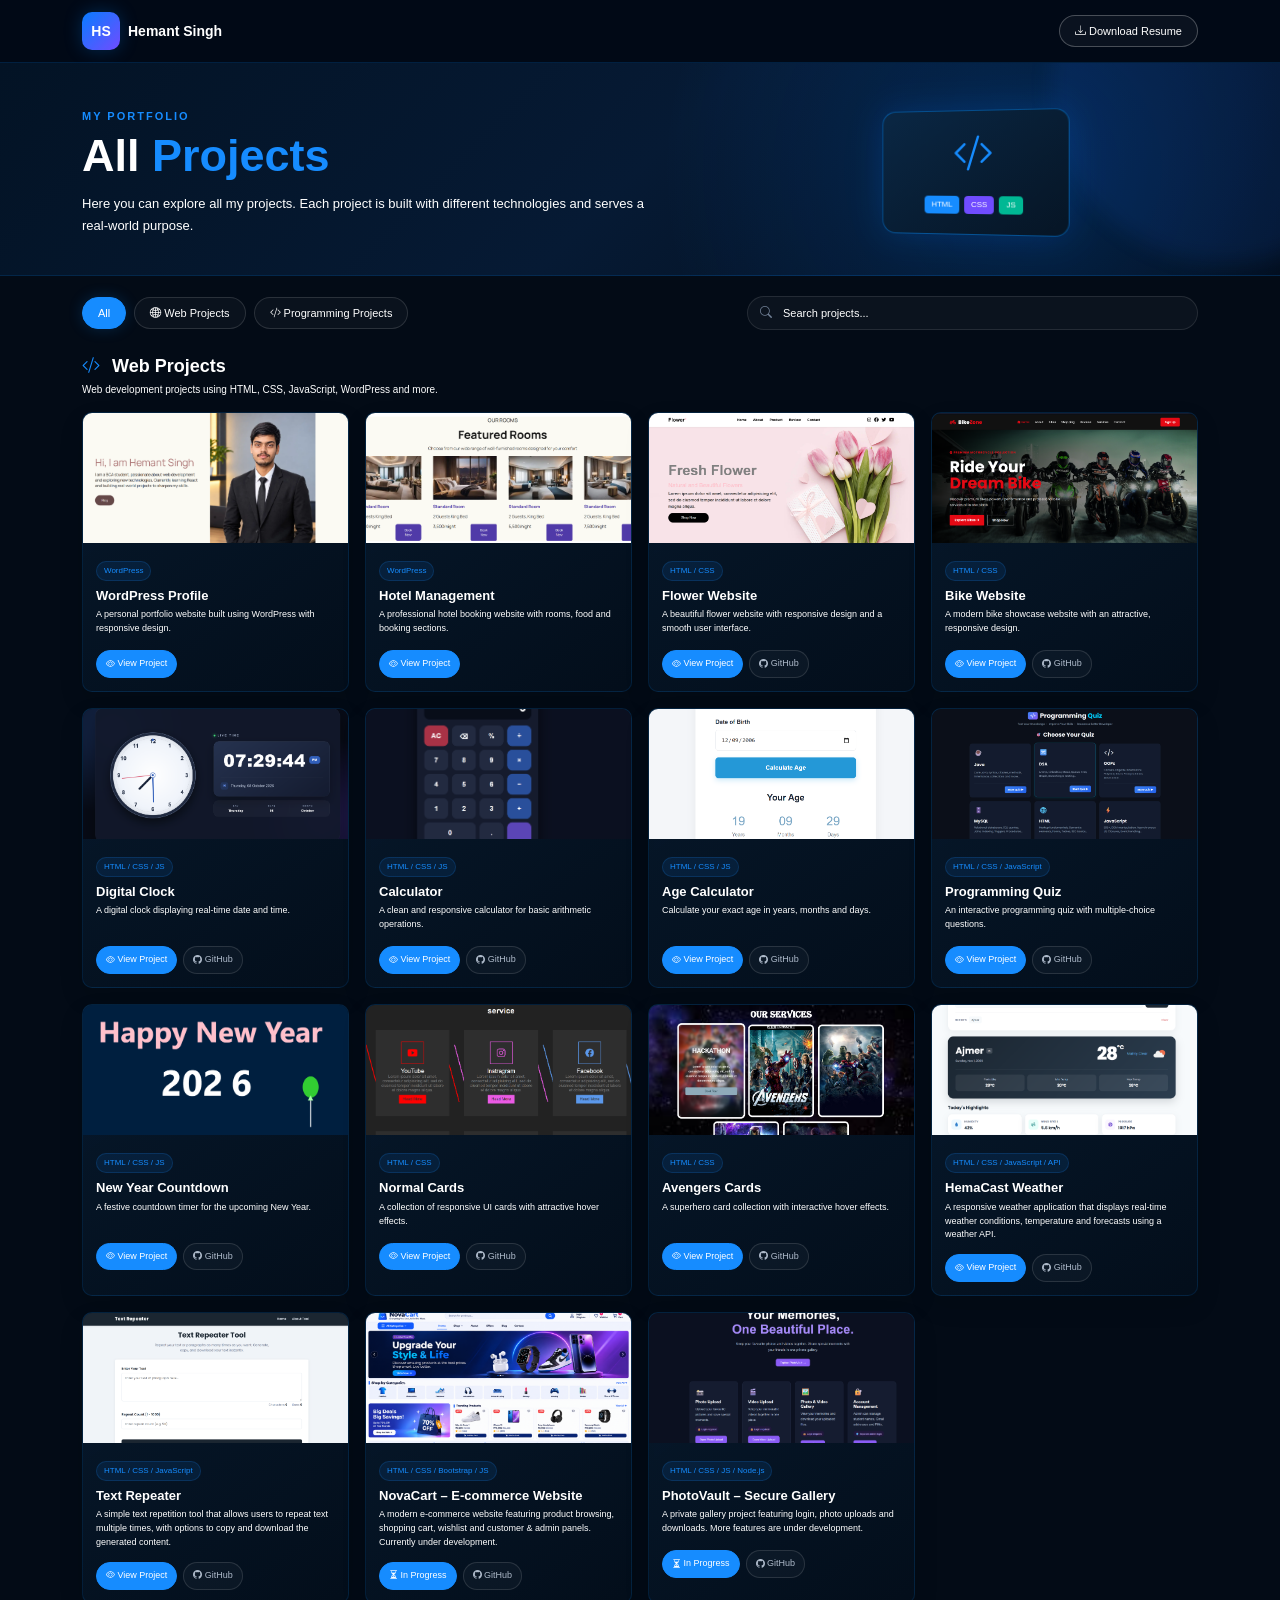
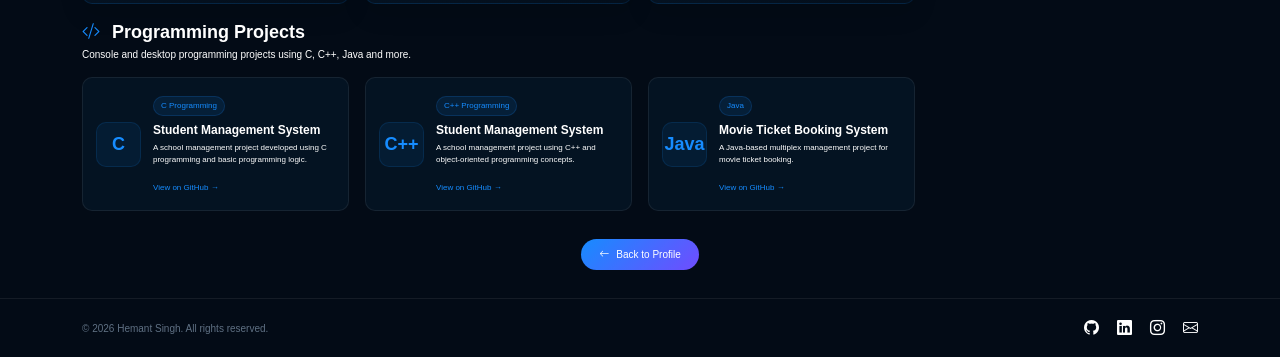
<file: project.html>
<!DOCTYPE html>
<html lang="en">
<head>
    <meta charset="UTF-8">
    <meta name="viewport" content="width=device-width, initial-scale=1.0">

    <title>All Projects | Hemant Singh</title>

    <!-- Bootstrap 5 -->
    <link
        href="https://cdn.jsdelivr.net/npm/bootstrap@5.3.3/dist/css/bootstrap.min.css"
        rel="stylesheet"
    >

    <!-- Bootstrap Icons -->
    <link
        rel="stylesheet"
        href="https://cdn.jsdelivr.net/npm/bootstrap-icons@1.11.3/font/bootstrap-icons.min.css"
    >

    <style>

        /* =====================================================
           GLOBAL
        ===================================================== */

        * {
            margin: 0;
            padding: 0;
            box-sizing: border-box;
        }

        html {
            scroll-behavior: smooth;
        }

        body {
            background: #030b16;
            color: #ffffff;
            font-family: Arial, Helvetica, sans-serif;
            overflow-x: hidden;
        }

        a {
            text-decoration: none;
        }

        /* =====================================================
           NAVBAR - NO MENU
        ===================================================== */

        .top-navbar {
            background: rgba(2, 10, 22, 0.96);
            border-bottom: 1px solid rgba(0, 140, 255, 0.18);
            padding: 12px 0;
        }

        .logo-box {
            width: 38px;
            height: 38px;
            border-radius: 10px;

            display: flex;
            align-items: center;
            justify-content: center;

            background: linear-gradient(
                135deg,
                #087cff,
                #704cff
            );

            color: white;
            font-size: 14px;
            font-weight: bold;

            box-shadow: 0 0 18px rgba(0, 132, 255, 0.25);
        }

        .brand-name {
            color: #ffffff;
            font-weight: 600;
            font-size: 14px;
        }
        .cv-btn {
            color: #ffffff;
            border: 1px solid rgba(255,255,255,0.25);
            background: rgba(255,255,255,0.04);
            border-radius: 20px;
            padding: 7px 15px;
            font-size: 11px;
            transition: 0.3s;
        }

        .cv-btn:hover {
            color: #ffffff;
            border-color: #168cff;
            background: #168cff;
            transform: translateY(-2px);
        }

        /* =====================================================
           HERO
        ===================================================== */

        .project-hero {
            position: relative;
            overflow: hidden;

            padding: 45px 0 38px;

            background:
                radial-gradient(
                    circle at 80% 50%,
                    rgba(0, 119, 255, 0.20),
                    transparent 35%
                ),
                linear-gradient(
                    135deg,
                    #031325,
                    #061a34,
                    #030b16
                );

            border-bottom: 1px solid rgba(0, 140, 255, 0.16);
        }

        .project-hero::before {
            content: "";
            position: absolute;

            width: 350px;
            height: 350px;

            right: -120px;
            top: -150px;

            border-radius: 50%;

            background: rgba(36, 108, 255, 0.10);
            filter: blur(10px);
        }

        .small-title {
            color: #168cff;
            font-size: 11px;
            letter-spacing: 2px;
            font-weight: bold;
            margin-bottom: 4px;
        }

        .hero-title {
            font-size: clamp(30px, 5vw, 45px);
            font-weight: 700;
            margin-bottom: 10px;
        }

        .hero-title span {
            color: #168cff;
        }

        .hero-description {
            max-width: 580px;
            color: white;
            font-size: 13px;
            line-height: 1.7;
            margin-bottom: 0;
        }

        /* Code Illustration */

        .hero-code {
            display: flex;
            justify-content: center;
            align-items: center;
        }

        .code-box {
            position: relative;

            width: 190px;
            height: 125px;

            border: 1px solid rgba(0, 140, 255, 0.45);
            border-radius: 14px;

            background: linear-gradient(
                145deg,
                #0a2744,
                #061525
            );

            box-shadow:
                0 0 35px rgba(0, 115, 255, 0.20);

            transform: perspective(500px) rotateY(-10deg);
        }

        .code-screen {
            height: 85px;

            display: flex;
            align-items: center;
            justify-content: center;

            color: #168cff;
            font-size: 40px;
        }

        .code-tags {
            display: flex;
            justify-content: center;
            gap: 5px;
        }

        .code-tags span {
            font-size: 8px;
            padding: 3px 7px;
            border-radius: 4px;
            background: #168cff;
            color: white;
        }

        .code-tags span:nth-child(2) {
            background: #704cff;
        }

        .code-tags span:nth-child(3) {
            background: #00b894;
        }

        /* =====================================================
           PROJECT CONTROLS
        ===================================================== */

        .controls {
            padding: 20px 0 8px;
        }

        .filter-btn {
            border: 1px solid rgba(255,255,255,0.13);
            color: white;
            background: rgba(255,255,255,0.03);

            border-radius: 20px;
            padding: 7px 15px;

            font-size: 11px;
            transition: 0.3s;
        }

        .filter-btn:hover,
        .filter-btn.active {
            color: #ffffff;
            background: #168cff;
            border-color: #168cff;

            box-shadow: 0 0 15px rgba(22,140,255,0.20);
        }

        .search-box {
            position: relative;
        }

        .search-box i {
            position: absolute;
            left: 13px;
            top: 50%;
            transform: translateY(-50%);

            color: #718096;
            font-size: 12px;
        }

        .search-input {
            width: 100%;

            background: rgba(255,255,255,0.035);
            border: 1px solid rgba(255,255,255,0.10);

            color: white;

            border-radius: 20px;

            padding: 8px 15px 8px 35px;

            font-size: 11px;
            outline: none;
        }

        .search-input::placeholder {
            color:white;
        }

        .search-input:focus {
            border-color: #168cff;
            box-shadow: 0 0 12px rgba(22,140,255,0.10);
        }

        /* =====================================================
           SECTION TITLE
        ===================================================== */

        .section-title {
            margin-top: 18px;
            margin-bottom: 15px;
        }

        .section-title h2 {
            font-size: 18px;
            margin-bottom: 4px;
            font-weight: 600;
        }

        .section-title p {
            color: white;
            font-size: 10px;
            margin: 0;
        }

        .section-title h2 i {
            color: #168cff;
            margin-right: 7px;
        }

        /* =====================================================
           PROJECT CARD
        ===================================================== */

        .project-card {
            height: 100%;

            background: linear-gradient(
                145deg,
                rgba(7, 26, 46, 0.95),
                rgba(3, 14, 27, 0.98)
            );

            border: 1px solid rgba(0, 140, 255, 0.13);
            border-radius: 10px;

            overflow: hidden;

            transition: 0.3s ease;

            box-shadow: 0 10px 25px rgba(0,0,0,0.12);
        }

        .project-card:hover {
            transform: translateY(-6px);

            border-color: rgba(22,140,255,0.55);

            box-shadow:
                0 15px 35px rgba(0,0,0,0.25),
                0 0 20px rgba(22,140,255,0.08);
        }

        .project-image {
            height: 130px;
            width: 100%;

            object-fit: cover;

            background: #07182b;
        }

        .project-content {
            padding: 13px;
        }

        .project-badge {
            display: inline-block;

            color: #168cff;
            background: rgba(22,140,255,0.10);

            border: 1px solid rgba(22,140,255,0.18);

            border-radius: 10px;

            padding: 3px 7px;

            font-size: 8px;
            margin-bottom: 7px;
        }

        .project-title {
            color: #ffffff;

            font-size: 13px;
            font-weight: 600;

            margin-bottom: 5px;
        }

        .project-description {
            color: white;

            font-size: 9px;
            line-height: 1.55;

            min-height: 30px;

            margin-bottom: 12px;
        }

        .project-buttons {
            display: flex;
            gap: 6px;
        }

        .view-btn,
        .github-btn {
            font-size: 9px;

            border-radius: 15px;

            padding: 6px 9px;

            transition: 0.3s;
        }

        .view-btn {
            color: white;
            background: #168cff;
            border: 1px solid #168cff;
        }

        .view-btn:hover {
            color: white;
            background: #006edc;
        }

        .github-btn {
            color: #aebaca;

            background: rgba(255,255,255,0.03);

            border: 1px solid rgba(255,255,255,0.12);
        }

        .github-btn:hover {
            color: white;
            border-color: #168cff;
        }

        /* =====================================================
           PROGRAMMING CARD
        ===================================================== */

        .program-card {
            height: 100%;

            display: flex;
            align-items: center;
            gap: 12px;

            padding: 13px;

            background: rgba(5, 20, 36, 0.90);

            border: 1px solid rgba(255,255,255,0.07);

            border-radius: 10px;

            transition: 0.3s;
        }

        .program-card:hover {
            transform: translateY(-4px);
            border-color: rgba(22,140,255,0.35);
        }

        .program-icon {
            min-width: 45px;
            height: 45px;

            display: flex;
            align-items: center;
            justify-content: center;

            border-radius: 10px;

            font-size: 24px;

            background: rgba(22,140,255,0.08);
            color: #168cff;

            border: 1px solid rgba(22,140,255,0.13);
        }

        .program-title {
            font-size: 12px;
            font-weight: 600;
            margin-bottom: 4px;
        }

        .program-text {
            color: white;
            font-size: 8px;
            line-height: 1.5;
            margin-bottom: 7px;
        }

        .small-view {
            font-size: 8px;
            color: #168cff;
        }

        /* =====================================================
           BACK BUTTON
        ===================================================== */

        .back-profile {
            text-align: center;
            padding: 28px 0;
        }

        .back-btn {
            display: inline-flex;
            align-items: center;
            gap: 7px;

            color: white;

            background: linear-gradient(
                135deg,
                #168cff,
                #704cff
            );

            border: none;

            border-radius: 20px;

            padding: 8px 18px;

            font-size: 10px;

            transition: 0.3s;
        }

        .back-btn:hover {
            color: white;
            transform: translateY(-2px);

            box-shadow:
                0 8px 20px rgba(22,140,255,0.20);
        }

        /* =====================================================
        FOOTER
        ===================================================== */

        footer {
            border-top: 1px solid rgba(255,255,255,0.07);
            padding: 18px 0;
            color: #5f7083;
            font-size: 10px;
        }

        .footer-icons {
            display: flex;
            align-items: center;
            gap: 18px;
        }

        .footer-icons a {
            color: white;
            font-size: 15px;
            transition: 0.3s ease;
            display: inline-flex;
            align-items: center;
            justify-content: center;
        }

        .footer-icons a:hover {
            color: #168cff;
            transform: translateY(-4px);
        }

        /* =====================================================
           NO RESULT
        ===================================================== */

        #noResult {
            display: none;
            text-align: center;
            padding: 40px 0;

            color: #738399;
        }

        #noResult i {
            font-size: 30px;
            display: block;
            margin-bottom: 8px;
        }

        /* =====================================================
           RESPONSIVE
        ===================================================== */

        @media (max-width: 767px) {

            .project-hero {
                padding: 35px 0;
            }

            .hero-title {
                font-size: 32px;
            }

            .hero-description {
                font-size: 12px;
            }

            .hero-code {
                display: none;
            }

            .controls {
                padding-top: 18px;
            }

            .search-box {
                margin-top: 12px;
            }

            .project-image {
                height: 155px;
            }

            .project-content {
                padding: 14px;
            }

            .program-card {
                min-height: 90px;
            }

        }

        @media (max-width: 400px) {

            .brand-name {
                font-size: 12px;
            }

            .cv-btn {
                padding: 6px 10px;
                font-size: 9px;
            }

            .filter-btn {
                padding: 6px 10px;
                font-size: 10px;
            }

        }

    </style>
</head>

<body>


<header class="top-navbar">
    <div class="container">
        <div class="d-flex align-items-center justify-content-between">
            <div class="d-flex align-items-center gap-2">
                <div class="logo-box">
                    HS
                </div>
                <span class="brand-name">
                    Hemant Singh
                </span>
            </div>
        
            <a href="Hemant_Singh_Resume2026.pdf" class="cv-btn">
                <i class="bi bi-download"></i>
                Download Resume
            </a>
        </div>
    </div>
</header>


<section class="project-hero">
    <div class="container">
        <div class="row align-items-center">
            <div class="col-lg-7">
                <div class="small-title">
                    MY PORTFOLIO
                </div>
                <h1 class="hero-title">
                    All <span>Projects</span>
                </h1>
                <p class="hero-description">
                    Here you can explore all my projects.
                    Each project is built with different
                    technologies and serves a real-world purpose.
                </p>
            </div>
            <div class="col-lg-5 hero-code">
                <div class="code-box">
                    <div class="code-screen">
                        <i class="bi bi-code-slash"></i>
                    </div>
                    <div class="code-tags">
                        <span>HTML</span>
                        <span>CSS</span>
                        <span>JS</span>
                    </div>
                </div>
            </div>
        </div>
    </div>
</section>





<main class="container">
    <div class="controls">
        <div class="row align-items-center">

            <div class="col-lg-7">
                <div class="d-flex flex-wrap gap-2">
                    <button class="filter-btn active"data-filter="all">
                        All
                    </button>
                    <button class="filter-btn"data-filter="web">
                        <i class="bi bi-globe2"></i>
                        Web Projects
                    </button>
                    <button class="filter-btn" data-filter="programming">
                        <i class="bi bi-code-slash"></i>
                        Programming Projects
                    </button>
                </div>
            </div>
            <div class="col-lg-5">
                <div class="search-box">
                    <i class="bi bi-search"></i>
                    <input type="text" id="searchInput"class="search-input" placeholder="Search projects...">
                </div>
            </div>
        </div>
    </div>

    <div
        class="section-title project-section"
        data-section="web">
        <h2>
            <i class="bi bi-code-slash"></i>
            Web Projects
        </h2>
        <p>
            Web development projects using HTML, CSS,
            JavaScript, WordPress and more.
        </p>
    </div>

    <div class="row g-3" id="projectContainer">

         <!-- ================= PROJECT 1 ================= -->
    
        <div class="col-12 col-sm-6 col-lg-3 project-item"
            data-category="web"
            data-name="WordPress Profile">
            <div class="project-card">
                <img
                    src="image/pw.png"
                    class="project-image"
                    alt="Hotel Management">
                <div class="project-content">
                    <span class="project-badge">WordPress</span>
                    <h3 class="project-title">WordPress Profile</h3>
                    <p class="project-description">
                        A personal portfolio website built
                        using WordPress with responsive design.
                    </p>
                    <div class="project-buttons">
                        <a href="https://hemantsinghdev.blog/" class="view-btn" target="_blank">
                            <i class="bi bi-eye"></i>
                            View Project
                        </a>
                    </div>
                </div>
            </div>
        </div>
      

        <!-- PROJECT 2: HOTEL MANAGEMENT -->

<div class="col-12 col-sm-6 col-lg-3 project-item"
     data-category="web"
     data-name="Hotel Management WordPress">

    <div class="project-card">
        <img src="image/hotel.png" class="project-image"
            alt="Hotel Management">

        <div class="project-content">
            <span class="project-badge">WordPress</span>
            <h3 class="project-title">Hotel Management</h3>

            <p class="project-description">
                A professional hotel booking website with rooms,
                food and booking sections.
            </p>

            <div class="project-buttons">
                <a href="https://hemantsinghdev.blog/hotal/"
                class="view-btn" target="_blank" rel="noopener noreferrer">
                    <i class="bi bi-eye"></i> View Project
                </a>
            </div>
        </div>
    </div>
</div>

<!-- PROJECT 3: FLOWER WEBSITE -->

<div class="col-12 col-sm-6 col-lg-3 project-item"
     data-category="web"
     data-name="Flower Website">


    <div class="project-card">
        <img src="image/flower.png" class="project-image"
            alt="Flower Website">

        <div class="project-content">
            <span class="project-badge">HTML / CSS</span>
            <h3 class="project-title">Flower Website</h3>

            <p class="project-description">
                A beautiful flower website with responsive design
                and a smooth user interface.
            </p>

            <div class="project-buttons">
                <a href="https://hemantsingh912.github.io/flower-Web-site/"
                class="view-btn" target="_blank" rel="noopener noreferrer">
                    <i class="bi bi-eye"></i> View Project
                </a>

                <a href="https://github.com/hemantsingh912/flower-Web-site"
                class="github-btn" target="_blank" rel="noopener noreferrer">
                    <i class="bi bi-github"></i> GitHub
                </a>
            </div>
        </div>
    </div>
</div>

<!-- PROJECT 4: BIKE WEBSITE -->

<div class="col-12 col-sm-6 col-lg-3 project-item"
     data-category="web"
     data-name="Bike Website">


    <div class="project-card">
        <img src="image/bike.png" class="project-image"
            alt="Bike Website">

        <div class="project-content">
            <span class="project-badge">HTML / CSS</span>
            <h3 class="project-title">Bike Website</h3>

            <p class="project-description">
                A modern bike showcase website with an attractive,
                responsive design.
            </p>

            <div class="project-buttons">
                <a href="https://hemantsingh912.github.io/BikeWebsite/"
                class="view-btn" target="_blank" rel="noopener noreferrer">
                    <i class="bi bi-eye"></i> View Project
                </a>

                <a href="https://github.com/hemantsingh912/BikeWebsite"
                class="github-btn" target="_blank" rel="noopener noreferrer">
                    <i class="bi bi-github"></i> GitHub
                </a>
            </div>
        </div>
    </div>
</div>

<!-- PROJECT 5: DIGITAL CLOCK -->

<div class="col-12 col-sm-6 col-lg-3 project-item"
     data-category="web"
     data-name="Digital Clock">


    <div class="project-card">
        <img src="image/digitalc.png" class="project-image"
            alt="Digital Clock">

        <div class="project-content">
            <span class="project-badge">HTML / CSS / JS</span>
            <h3 class="project-title">Digital Clock</h3>

            <p class="project-description">
                A digital clock displaying real-time date and time.
            </p>

            <div class="project-buttons">
                <a href="https://hemantsingh912.github.io/Digital-Clock/"
                class="view-btn" target="_blank" rel="noopener noreferrer">
                    <i class="bi bi-eye"></i> View Project
                </a>

                <a href="https://github.com/hemantsingh912/Digital-Clock"
                class="github-btn" target="_blank" rel="noopener noreferrer">
                    <i class="bi bi-github"></i> GitHub
                </a>
            </div>
        </div>
    </div>
</div>

<!-- PROJECT 6: CALCULATOR -->

<div class="col-12 col-sm-6 col-lg-3 project-item"
     data-category="web"
     data-name="Calculator">


    <div class="project-card">
        <img src="image/calculator.png" class="project-image"
            alt="Calculator">

        <div class="project-content">
            <span class="project-badge">HTML / CSS / JS</span>
            <h3 class="project-title">Calculator</h3>

            <p class="project-description">
                A clean and responsive calculator for basic
                arithmetic operations.
            </p>

            <div class="project-buttons">
                <a href="https://hemantsingh912.github.io/Calculator/"
                class="view-btn" target="_blank" rel="noopener noreferrer">
                    <i class="bi bi-eye"></i> View Project
                </a>

                <a href="https://github.com/hemantsingh912/Calculator"
                class="github-btn" target="_blank" rel="noopener noreferrer">
                    <i class="bi bi-github"></i> GitHub
                </a>
            </div>
        </div>
    </div>
</div>

<!-- PROJECT 7: AGE CALCULATOR -->

<div class="col-12 col-sm-6 col-lg-3 project-item"
     data-category="web"
     data-name="Age Calculator">

    <div class="project-card">
        <img src="image/agecalculator.png" class="project-image"
            alt="Age Calculator">

        <div class="project-content">
            <span class="project-badge">HTML / CSS / JS</span>
            <h3 class="project-title">Age Calculator</h3>

            <p class="project-description">
                Calculate your exact age in years, months and days.
            </p>

            <div class="project-buttons">
                <a href="https://hemantsingh912.github.io/Age-Calculator/"
                class="view-btn" target="_blank" rel="noopener noreferrer">
                    <i class="bi bi-eye"></i> View Project
                </a>

                <a href="https://github.com/hemantsingh912/Age-Calculator"
                class="github-btn" target="_blank" rel="noopener noreferrer">
                    <i class="bi bi-github"></i> GitHub
                </a>
            </div>
        </div>
    </div>
</div>

<!-- PROJECT 8: PROGRAMMING QUIZ -->

<div class="col-12 col-sm-6 col-lg-3 project-item"
     data-category="web"
     data-name="Programming Quiz">

    <div class="project-card">
        <img src="image/quiz.png" class="project-image"
            alt="Programming Quiz">

        <div class="project-content">
            <span class="project-badge">HTML / CSS / JavaScript</span>
            <h3 class="project-title">Programming Quiz</h3>

            <p class="project-description">
                An interactive programming quiz with multiple-choice
                questions.
            </p>

            <div class="project-buttons">
                <a href="https://hemantsingh912.github.io/Quiz/"
                class="view-btn" target="_blank" rel="noopener noreferrer">
                    <i class="bi bi-eye"></i> View Project
                </a>

                <a href="https://github.com/hemantsingh912/Quiz"
                class="github-btn" target="_blank" rel="noopener noreferrer">
                    <i class="bi bi-github"></i> GitHub
                </a>
            </div>
        </div>
    </div>
</div>

<!-- PROJECT 8: NEW YEAR COUNTDOWN -->

<div class="col-12 col-sm-6 col-lg-3 project-item"
     data-category="web"
     data-name="New Year Countdown">


    <div class="project-card">
        <img src="image/newyear.png" class="project-image"
            alt="New Year Countdown">

        <div class="project-content">
            <span class="project-badge">HTML / CSS / JS</span>
            <h3 class="project-title">New Year Countdown</h3>

            <p class="project-description">
                A festive countdown timer for the upcoming New Year.
            </p>

            <div class="project-buttons">
                <a href="https://hemantsingh912.github.io/new-year/"
                class="view-btn" target="_blank" rel="noopener noreferrer">
                    <i class="bi bi-eye"></i> View Project
                </a>

                <a href="https://github.com/hemantsingh912/new-year"
                class="github-btn" target="_blank" rel="noopener noreferrer">
                    <i class="bi bi-github"></i> GitHub
                </a>
            </div>
        </div>
    </div>
</div>

<!-- PROJECT 10: NORMAL CARDS -->

<div class="col-12 col-sm-6 col-lg-3 project-item"
     data-category="web"
     data-name="Normal Cards">

    <div class="project-card">
        <img src="image/normalc.png" class="project-image"
            alt="Normal Cards">

        <div class="project-content">
            <span class="project-badge">HTML / CSS</span>
            <h3 class="project-title">Normal Cards</h3>

            <p class="project-description">
                A collection of responsive UI cards with
                attractive hover effects.
            </p>

            <div class="project-buttons">
                <a href="https://hemantsingh912.github.io/cards/"
                class="view-btn" target="_blank" rel="noopener noreferrer">
                    <i class="bi bi-eye"></i> View Project
                </a>

                <a href="https://github.com/hemantsingh912/cards"
                class="github-btn" target="_blank" rel="noopener noreferrer">
                    <i class="bi bi-github"></i> GitHub
                </a>
            </div>
        </div>
    </div>
</div>

<!-- PROJECT 11: AVENGERS CARDS -->

<div class="col-12 col-sm-6 col-lg-3 project-item"
     data-category="web"
     data-name="Avengers Cards">

    <div class="project-card">
        <img src="image/acards.png" class="project-image"
            alt="Avengers Cards">

        <div class="project-content">
            <span class="project-badge">HTML / CSS</span>
            <h3 class="project-title">Avengers Cards</h3>

            <p class="project-description">
                A superhero card collection with interactive
                hover effects.
            </p>

            <div class="project-buttons">
                <a href="https://hemantsingh912.github.io/Averenger-cards/"
                class="view-btn" target="_blank" rel="noopener noreferrer">
                    <i class="bi bi-eye"></i> View Project
                </a>

                <a href="https://github.com/hemantsingh912/Averenger-cards"
                class="github-btn" target="_blank" rel="noopener noreferrer">
                    <i class="bi bi-github"></i> GitHub
                </a>
            </div>
        </div>
    </div>
</div>


<!-- PROJECT 12: HemaCards CARDS -->

<div class="col-12 col-sm-6 col-lg-3 project-item"
     data-category="web"
     data-name="Avengers Cards">

    <div class="project-card">
        <img src="image/weather.png" class="project-image"
            alt="Avengers Cards">

        <div class="project-content">
            <span class="project-badge">HTML / CSS / JavaScript / API</span>
            <h3 class="project-title">HemaCast Weather</h3>

            <p class="project-description">
                A responsive weather application that displays
                real-time weather conditions, temperature and
                forecasts using a weather API.
            </p>

            <div class="project-buttons">
                <a href="https://hemantsingh912.github.io/HemaCast-Weather-/"
                class="view-btn" target="_blank" rel="noopener noreferrer">
                    <i class="bi bi-eye"></i> View Project
                </a>

                <a href="https://github.com/hemantsingh912/HemaCast-Weather-.git"
                class="github-btn" target="_blank" rel="noopener noreferrer">
                    <i class="bi bi-github"></i> GitHub
                </a>
            </div>
        </div>
    </div>
</div>

<!-- PROJECT 13: Text Repeater -->

<div class="col-12 col-sm-6 col-lg-3 project-item"
     data-category="web"
     data-name="Text Repeater">


    <div class="project-card">
        <img src="image/text.png" class="project-image"
            alt="Text Repeater">

        <div class="project-content">
            <span class="project-badge">HTML / CSS / JavaScript</span>
            <h3 class="project-title">Text Repeater</h3>

            <p class="project-description">
                A simple text repetition tool that allows users
                to repeat text multiple times, with options to
                copy and download the generated content.
            </p>

            <div class="project-buttons">
                <a href="https://hemantsingh912.github.io/Text-Repeater/"
                class="view-btn" target="_blank" rel="noopener noreferrer">
                    <i class="bi bi-eye"></i> View Project
                </a>

                <a href="https://github.com/hemantsingh912/Text-Repeater.git"
                class="github-btn" target="_blank" rel="noopener noreferrer">
                    <i class="bi bi-github"></i> GitHub
                </a>
            </div>
        </div>
    </div>
</div>

<!-- PROJECT 14: E-commerce Website -->

<div class="col-12 col-sm-6 col-lg-3 project-item"
     data-category="web"
     data-name="NovaCart E-commerce">

    <div class="project-card">
        <img src="image/ecom.png" class="project-image"
            alt="NovaCart E-commerce">

        <div class="project-content">
            <span class="project-badge">HTML / CSS / Bootstrap / JS</span>
            <h3 class="project-title">NovaCart – E-commerce Website</h3>

            
        <p class="project-description">
            A modern e-commerce website featuring product browsing,
            shopping cart, wishlist and customer & admin panels.
            Currently under development.
        </p>


            <div class="project-buttons">
                <a href="#" class="view-btn"
                aria-disabled="true"
                onclick="return false;">
                    <i class="bi bi-hourglass-split"></i> In Progress
                </a>

                <a href="#"
                class="github-btn" target="_blank" rel="noopener noreferrer">
                    <i class="bi bi-github"></i> GitHub
                </a>
            </div>
        </div>
    </div>
</div>

<!-- PROJECT 13: PHOTOVAULT -->

<div class="col-12 col-sm-6 col-lg-3 project-item"
     data-category="web"
     data-name="PhotoVault Secure Gallery">

    <div class="project-card">
        <img src="image/phototype.png" class="project-image"
            alt="PhotoVault Secure Gallery">

        <div class="project-content">
            <span class="project-badge">HTML / CSS / JS / Node.js</span>
            <h3 class="project-title">PhotoVault – Secure Gallery</h3>

            <p class="project-description">
                A private gallery project featuring login,
                photo uploads and downloads. More features are
                under development.
            </p>

            <div class="project-buttons">
                <a href="#" class="view-btn"
                aria-disabled="true"
                onclick="return false;">
                    <i class="bi bi-hourglass-split"></i> In Progress
                </a>

                <a href="#"
                class="github-btn" target="_blank" rel="noopener noreferrer">
                    <i class="bi bi-github"></i> GitHub 
                </a>
            </div>
        </div>
    </div>
</div>
</div>

    <!-- =================================================
         PROGRAMMING PROJECTS
    ================================================== -->

<div class="section-title programming-section" data-section="programming">

        <h2>
            <i class="bi bi-code-slash"></i>
            Programming Projects
        </h2>

        <p>
            Console and desktop programming projects
            using C, C++, Java and more.
        </p>

</div>

<div class="row g-3">

        <!-- C PROJECT: STUDENT MANAGEMENT SYSTEM -->

    <div class="col-12 col-md-6 col-lg-3 project-item"
        data-category="programming"
        data-name="C Student Management System">


        <div class="program-card">
            <div class="program-icon">
                <span style="font-size: 18px; font-weight: bold;">C</span>
            </div>

            <div>
                <span class="project-badge">C Programming</span>

                <h3 class="program-title">Student Management System</h3>

                <p class="program-text">
                    A school management project developed using
                    C programming and basic programming logic.
                </p>

                <a href="https://github.com/hemantsingh912/Student-Management-System-C-programing"
                class="small-view" target="_blank" rel="noopener noreferrer">
                    View on GitHub →
                </a>
            </div>
        </div>
    </div>

<!-- C++ PROJECT: STUDENT MANAGEMENT SYSTEM -->

    <div class="col-12 col-md-6 col-lg-3 project-item"
        data-category="programming"
        data-name="C++ Student Management System">


        <div class="program-card">
            <div class="program-icon">
            <span style="font-size: 18px; font-weight: bold;">C++</span>
            </div>

            <div>
                <span class="project-badge">C++ Programming</span>

                <h3 class="program-title">Student Management System</h3>

                <p class="program-text">
                    A school management project using C++
                    and object-oriented programming concepts.
                </p>

                <a href="https://github.com/hemantsingh912/Student-Management-System-Cpp-programing"
                class="small-view" target="_blank" rel="noopener noreferrer">
                    View on GitHub →
                </a>
            </div>
        </div>
    </div>

<!-- JAVA PROJECT: MOVIE TICKET BOOKING SYSTEM -->

    <div class="col-12 col-md-6 col-lg-3 project-item"
        data-category="programming"
        data-name="Java Movie Ticket Booking System">


        <div class="program-card">
            <div class="program-icon">
                <span style="font-size: 18px; font-weight: bold;">Java</span>
            </div>

            <div>
                <span class="project-badge">Java</span>

                <h3 class="program-title">Movie Ticket Booking System</h3>

                <p class="program-text">
                    A Java-based multiplex management project
                    for movie ticket booking.
                </p>

                <a href="https://github.com/hemantsingh912/Movie-Ticketing-multiplex-Management-System"
                class="small-view" target="_blank" rel="noopener noreferrer">
                    View on GitHub →
                </a>
            </div>
        </div>
    </div>
</div>

    <div id="noResult">
        <i class="bi bi-search"></i>
        No project found.
    </div>


    <!-- =================================================
         BACK TO PROFILE
    ================================================== -->

    <div class="back-profile">
        <a href="index.html" class="back-btn">
            <i class="bi bi-arrow-left"></i>
            Back to Profile
        </a>
    </div>
</main>


<!-- =====================================================
     FOOTER
===================================================== -->

<footer>

    <div class="container">

        <div class="d-flex justify-content-between align-items-center flex-wrap gap-2">

            <div>
                © 2026 Hemant Singh. All rights reserved.
            </div>

            <div class="footer-icons">

                <a href="https://github.com/hemantsingh912">
                    <i class="bi bi-github"></i>
                </a>

                <a href="https://www.linkedin.com/in/hemant-singh-1b76ba379/">
                    <i class="bi bi-linkedin"></i>
                </a>

                <a href="https://www.instagram.com/hemantsingh5435/">
                    <i class="bi bi-instagram"></i>
                </a>

                <a href="mailto:singhhemant2945@gmail.com">
                    <i class="bi bi-envelope"></i>
                </a>

            </div>

        </div>

    </div>

</footer>



<!-- =====================================================
     JAVASCRIPT
===================================================== -->

<script>

    const filterButtons =
        document.querySelectorAll(".filter-btn");

    const projects =
        document.querySelectorAll(".project-item");

    const searchInput =
        document.getElementById("searchInput");

    const webSection =
        document.querySelector(".project-section");

    const programmingSection =
        document.querySelector(".programming-section");

    const noResult =
        document.getElementById("noResult");


    let currentFilter = "all";


    /* =====================================================
       FILTER
    ===================================================== */

    filterButtons.forEach(button => {
        button.addEventListener("click", () => {
            filterButtons.forEach(btn => {
                btn.classList.remove("active");
            });
            button.classList.add("active");
            currentFilter =button.getAttribute("data-filter");
            applyFilters();
        });
    });


    /* =====================================================
       SEARCH
    ===================================================== */

    searchInput.addEventListener("input", () => {
        applyFilters();
    });


    /* =====================================================
       APPLY FILTER + SEARCH
    ===================================================== */
function applyFilters() {
const searchText = searchInput.value.toLowerCase().trim();
let visibleCount = 0;


projects.forEach(project => {
    const category = project.getAttribute("data-category");
    const name = (project.getAttribute("data-name") || "").toLowerCase();

    const categoryMatch =
        currentFilter === "all" || category === currentFilter;

    const searchMatch = name.includes(searchText);

    const shouldShow = categoryMatch && searchMatch;

    project.style.display = shouldShow ? "" : "none";

    if (shouldShow) {
        visibleCount++;
    }
});

// Section visibility
webSection.style.display =
    currentFilter === "programming" ? "none" : "";

programmingSection.style.display =
    currentFilter === "web" ? "none" : "";

// Show only sections that have matching projects
const visibleWebProjects = [
    ...document.querySelectorAll('#projectContainer .project-item')
].some(project => project.style.display !== "none");

const visibleProgrammingProjects = [
    ...document.querySelectorAll(
        '.programming-section ~ .row .project-item'
    )
].some(project => project.style.display !== "none");

if (currentFilter === "all") {
    webSection.style.display = visibleWebProjects ? "" : "none";
    programmingSection.style.display =
        visibleProgrammingProjects ? "" : "none";
}

noResult.style.display = visibleCount === 0 ? "block" : "none";


}


</script>


</body>
</html>
</file>
<file: css/style.css>
* {
    margin: 0;
    padding: 0;
    box-sizing: border-box;
}

html {
    scroll-behavior: smooth;
    scroll-padding-top: 75px;
}
    
body {
    background: #030b16;
    color: white;
    font-family: Arial, sans-serif;
    overflow-x: hidden;
}

img {
    max-width: 100%;
    display: block;
}

a {
    transition: 0.3s ease;
}


/* =========================================================
   NAVBAR
========================================================= */

.custom-navbar {
    min-height: 75px;
    background: rgba(3, 11, 22, 0.95);
    backdrop-filter: blur(15px);
    border-bottom: 1px solid rgba(255,255,255,0.08);
    z-index: 1000;
}

.logo {
    color: white !important;
    font-size: 17px;
    font-weight: bold;
    white-space: nowrap;
}

.logo span,
.footer-logo span {
    width: 40px;
    height: 40px;
    display: flex;
    align-items: center;
    justify-content: center;
    border: 2px solid #168cff;
    border-radius: 10px;
    color: #168cff;
    box-shadow: 0 0 18px rgba(22,140,255,0.3);
}
/* NAVBAR LINKS */
/* NAVBAR LINKS */
.custom-navbar .nav-link {
    position: relative;
    display: inline-block;
    color: white;
    font-size: 13px;
    padding: 8px 5px;
    transition: color 0.3s ease;
}

/* Underline */
.custom-navbar .nav-link::after {
    content: "";
    position: absolute;
    left: 0;
    bottom: 2px;
    width: 0;
    height: 2px;
    background: linear-gradient(90deg, #168cff, #704cff);
    transition: width 0.3s ease;
}

/* Hover */
.custom-navbar .nav-link:hover {
    color: white;
}

.custom-navbar .nav-link:hover::after {
    width: 100%;
}

/* Active */
.custom-navbar .nav-link.active {
    color: #168cff !important;
    border-bottom: none;
}

.custom-navbar .nav-link.active::after {
    width: 100%;
}


.cv-btn {
    display: inline-flex;
    align-items: center;
    justify-content: center;
    gap: 8px;
    padding: 10px 17px;
    border: 1px solid #168cff;
    border-radius: 25px;
    color: white;
    text-decoration: none;
    font-size: 12px;
    white-space: nowrap;
}

.cv-btn:hover {
    background: #168cff;
    color: white;
    box-shadow: 0 0 20px rgba(22,140,255,.4);
}



/* =========================================================
   HOME
========================================================= */

.home {
    min-height: 100vh;
    padding: 120px 7% 80px;
    overflow: hidden;
    /* Home image ka cirlce color */
    background:radial-gradient(circle at 75% 50%,rgba(0,100,255,.18),transparent 35%);
}

.home-content {
    position: relative;
    z-index: 2;
}

.home h1 {
    font-size: clamp(50px, 7vw, 85px);
    line-height: 1;
    letter-spacing: -4px;
    margin-bottom: 18px;
}

.home h1 span,
.section-heading h2 span,
.about-content h2 span {
    background: linear-gradient(90deg,#168cff,#704cff);
    -webkit-background-clip: text;
    -webkit-text-fill-color: transparent;
}

.home h2 {
    color: #45aaff;
    font-size: 28px;
    line-height: 1.4;
    margin-bottom: 18px;
}

.hello {
    font-size: 20px;
}

.description {
    max-width: 590px;
    color: white;
    font-size: 15px;
    line-height: 1.8;
}

.typing-heading {
    font-size: 28px;
    font-weight: 700;
    color: #ffffff;
}

.typing-heading span {
    color: #168cff;
}

.cursor {
    display: inline-block;
    color: #704cff !important;
    animation: blink 0.7s infinite;
}

@keyframes blink {
    50% {
        opacity: 0;
    }
}

/* =========================================================
   SOCIAL
========================================================= */

.social {
    display: flex;
    gap: 12px;
    margin-top: 25px;
}

.social a {
    width: 40px;
    height: 40px;
    display: flex;
    align-items: center;
    justify-content: center;
    border: 1px solid rgba(255,255,255,.15);
    border-radius: 8px;
    color: white;
    text-decoration: none;
}

.social a:hover {
    background: #168cff;
    border-color: #168cff;
    transform: translateY(-5px);
}


/* =========================================================
   BUTTONS
========================================================= */

.buttons {
    display: flex;
    flex-wrap: wrap;
    gap: 15px;
    margin-top: 25px;
}

.btn-primary-custom,
.btn-secondary-custom {
    display: inline-flex;
    align-items: center;
    justify-content: center;
    gap: 10px;
    padding: 14px 22px;
    border-radius: 25px;
    text-decoration: none;
    font-size: 13px;
}

.btn-primary-custom {
    color: white;
    background: linear-gradient(90deg,#087cff,#694cff);
}

.btn-primary-custom:hover {
    color: white;
    transform: translateY(-4px);
    box-shadow: 0 10px 30px rgba(0,100,255,.4);
}

.btn-secondary-custom {
    color: white;
    border: 1px solid #168cff;
}

.btn-secondary-custom:hover {
    color: white;
    background: #168cff;
    transform: translateY(-4px);
}


/* =========================================================
   PROFILE IMAGE
========================================================= */

.home-image {
    min-height: 500px;
    position: relative;
    display: flex;
    align-items: center;
    justify-content: center;
}

.profile-circle {
    width: 300px;
    height: 300px;
    padding: 7px;
    border-radius: 50%;
    background: linear-gradient(135deg, #00a2ff, #694cff,#00a2ff);
    z-index: 3;
    /* animation: floating 5s ease-in-out infinite; */
    box-shadow: 0 0 35px rgba(0,140,255,.4);
}


.profile-circle img {
    width: 100%;
    height: 100%;
    object-fit: cover;
    object-position: center 30%;
    border-radius: 50%;
    border: 5px solid #06101d;
}



.circle-one,
.circle-two {
    position: absolute;
    border-radius: 50%;
    pointer-events: none;
}

.circle-one {
    width: 350px;
    height: 350px;
    border: 2px solid rgba(0,140,255,.4);
}

.circle-two {
    width: 410px;
    height: 410px;
    border: 2px solid rgba(100,70,255,.25);
    animation: rotate 15s linear infinite;
}




/* =========================================================
   COMMON SECTIONS
========================================================= */
.hobbies {
    padding: 100px 7%;
    min-height: 100vh;
    height: auto;
}

.education,
.skills,
.projects {
    padding: 75px 7%;
}

.about,
.skills,
.hobbies {
    background: #050d18;
}

.education,
.projects,
.contact {
    background: #030b16;
}

.section-heading {
    text-align: center;
    margin-bottom: 25px;
    font-size: 42px;
    font-weight: 800;
}

.section-heading p {
    color: #168cff;
    font-size: 12px;
    letter-spacing: 3px;
    font-weight: bold;
    margin-bottom: 12px;
}

.section-heading h2 {
    font-size: 42px;
}


/* =========================================================
   ABOUT
========================================================= */

/* PREMIUM ABOUT CARD */

.about-box {
    width: 330px;
    max-width: 100%;
    min-height: 420px;
    padding: 35px 25px;
    position: relative;
    isolation: isolate;
    overflow: hidden;

    display: flex;
    flex-direction: column;
    align-items: center;
    justify-content: center;

    text-align: center;

    border: 1px solid rgba(22, 140, 255, 0.35);
    border-radius: 28px;

    background:
        radial-gradient(
            circle at 50% 0%,
            rgba(22, 140, 255, 0.17),
            transparent 55%
        ),
        linear-gradient(
            145deg,
            #0b1728,
            #060d19 65%,
            #100d25
        );

    box-shadow: 0 20px 60px rgba(0, 0, 0, 0.35);

    
transition:
    transform 0.35s ease-in-out,
    border-color 0.35s ease-in-out,
    box-shadow 0.35s ease-in-out,
    background 0.35s ease-in-out;

will-change: transform;


}

/* Animated glow */

.about-card-glow {
    position: absolute;
    top: -100px;
    left: 50%;
    width: 180px;
    height: 180px;
    transform: translateX(-50%);

    background: #168cff;
    filter: blur(100px);
    opacity: 0.18;

    pointer-events: none;
    z-index: -1;
}

.about-box:hover {
    transform: translateY(-10px);
    border-color: #704cff;

    box-shadow:
        0 25px 60px rgba(22, 140, 255, 0.15),
        0 0 30px rgba(112, 76, 255, 0.12);
}

/* Developer icon */

.about-icon {
    width: 55px;
    height: 55px;
    margin-bottom: 22px;

    display: flex;
    align-items: center;
    justify-content: center;

    border: 1px solid rgba(22, 140, 255, 0.45);
    border-radius: 17px;

    background: rgba(22, 140, 255, 0.10);
    color: #45aaff;

    font-size: 23px;

    box-shadow: 0 0 25px rgba(22, 140, 255, 0.12);

    transition: 0.35s ease;
}

.about-box:hover .about-icon {
    color: white;
    background: linear-gradient(135deg, #168cff, #704cff);
    transform: rotate(-6deg) scale(1.08);
}

/* HS initials */

.about-initials {
    font-size: 65px;
    font-weight: 800;
    line-height: 1;
    letter-spacing: -4px;
    margin-bottom: 20px;

    color: white;
}

.about-initials span {
    background: linear-gradient(135deg, #168cff, #704cff);
    -webkit-background-clip: text;
    -webkit-text-fill-color: transparent;
}

/* Name */

.about-box h3 {
    margin-bottom: 10px;
    font-size: 27px;
    font-weight: 700;
    color: white;

    transition: color 0.3s ease;
}

.about-box:hover h3 {
    color: #a9cfff;
}

/* Designation */

.about-box .about-role {
    margin: 0;
    font-size: 13px;
    letter-spacing: 1px;
    color: #45aaff;
}

/* Divider */

.about-divider {
    width: 65px;
    height: 3px;
    margin: 22px 0;

    border-radius: 10px;
    background: linear-gradient(90deg, #168cff, #704cff);
}

/* Description */

.about-box .about-description {
    max-width: 240px;
    margin-bottom: 22px;

    color: #b8c4d6;
    font-size: 13px;
    line-height: 1.7;
}

/* Technology badges */

.about-badges {
    display: flex;
    justify-content: center;
    flex-wrap: wrap;
    gap: 10px;
}

.about-badges span {
    padding: 9px 14px;

    border: 1px solid rgba(255, 255, 255, 0.10);
    border-radius: 20px;

    background: rgba(255, 255, 255, 0.035);
    color: #e4eaf5;

    font-size: 12px;
    font-weight: 500;

    transition: 0.3s ease;
}

.about-badges span i {
    margin-right: 5px;
    color: #45aaff;
}

.about-badges span:hover {
    border-color: #704cff;
    background: rgba(112, 76, 255, 0.12);
    transform: translateY(-3px);
}

/* Mobile */


@media (max-width: 767px) {

.about-box {
    width: 100%;
    max-width: 330px;
    height: auto;
    min-height: 0;
    padding: 25px 15px;
    margin: 0 auto 20px;
    overflow: visible;
    justify-content: center;
}

.about-box .about-initials {
    font-size: 52px;
    margin-bottom: 14px;
}

.about-box h3 {
    font-size: 23px;
    margin-bottom: 8px;
}

.about-box .about-role {
    font-size: 12px;
}

.about-box .about-description {
    font-size: 12px;
    margin-bottom: 15px;
}

.about-box .about-badges {
    display: flex;
    justify-content: center;
    flex-wrap: wrap;
    gap: 6px;
    width: 100%;
}

.about-box .about-badges span {
    padding: 5px 9px;
    font-size: 11px;
    line-height: 1.2;
    white-space: nowrap;
}

.about-box .about-badges span i {
    font-size: 11px;
    margin-right: 3px;
}



}



.about-content h2 {
    font-size: 42px;
    line-height: 1.2;
}

.about-content > p:not(.section-tag) {
   color: #ebeef3;
    font-size: 15px;
    line-height: 1.8;
    max-width: 650px;
}

.section-tag {
    color: #168cff;
    font-size: 13px;
    letter-spacing: 3px;
    font-weight: bold;
}


/* =========================================================
   INFO CARDS
========================================================= */

.info-item {
    display: flex;
    align-items: center;
    gap: 15px;
    padding: 18px;
    border: 1px solid rgba(255,255,255,.08);
    border-radius: 12px;
    background: rgba(255,255,255,.025);
}

.info-item:hover {
    transform: translateY(-5px);
    border-color: #168cff;
}

.info-item i,
.edu-icon,
.skill-icon {
    width: 50px;
    height: 50px;
    min-width: 50px;
    display: flex;
    align-items: center;
    justify-content: center;
    border-radius: 12px;
    background: rgba(22,140,255,.1);
    color: #168cff;
}

.info-item h4 {
    font-size: 14px;
    color: #168cff;
    margin-bottom: 5px;
}

.info-item p {
    color: white;
    font-size: 12px;
    margin: 0;
}


/* =========================================================
   EDUCATION
========================================================= */

.education-card,
.skill-card,
.project-card,
.hobby-card {
    border: 1px solid rgba(255,255,255,.08);
    border-radius: 18px;
    background: rgba(255,255,255,.025);
    transition: .3s;
}

.education {
    padding: 60px 0;
     background: #050d18;
    color: #ffffff;
}

.timeline-container {
    position: relative;
    max-width: 800px;
    margin: 40px auto 0;
    padding-left: 50px;
}

/* Vertical Left Line */
.timeline-line {
    position: absolute;
    top: 20px;
    bottom: 20px;
    left: 20px;
    width: 2px;
    background: linear-gradient(180deg, #007bff 0%, #a855f7 100%);
}

.timeline-item {
    position: relative;
    margin-bottom: 30px;
}

/* Left side icon positioning over the line */
.timeline-icon {
    position: absolute;
    left: -50px;
    top: 20px;
    width: 40px;
    height: 40px;
    border-radius: 50%;
    background-color: #0f172a;
    border: 2px solid #007bff;
    color: #007bff;
    display: flex;
    align-items: center;
    justify-content: center;
    font-size: 16px;
    z-index: 2;
}

/* Education Card Design */
.education-card {
    background: rgba(30, 41, 59, 0.7);
    border: 1px solid rgba(255, 255, 255, 0.1);
    border-radius: 12px;
    padding: 24px;
    transition: all 0.3s ease;
}

.education-card:hover {
    border-color: #007bff;
    transform: translateY(-2px);
}

.edu-content h3 {
    font-size: 1.25rem;
    font-weight: 600;
    margin-bottom: 8px;
    color: #ffffff;
}

.edu-content h4 {
    font-size: 0.95rem;
    margin-bottom: 12px;
}

.edu-content p {
    color: #94a3b8;
    font-size: 0.9rem;
    margin-bottom: 15px;
}

.edu-year {
    display: inline-block;
    padding: 4px 12px;
    border-radius: 20px;
    background-color: rgba(16, 185, 129, 0.1);
    color: #10b981;
    font-size: 0.85rem;
    font-weight: 500;
}

/* =========================================================
   SKILLS SECTION
========================================================= */

.hs-skills {
    
    background: #050d18;
    min-height: 100vh;
    scroll-margin-top: 75px;
}

/* HEADER */

.hs-skills-tag {
    display: inline-flex;
    align-items: center;
    gap: 9px;
    padding: 9px 17px;
    border-radius: 30px;
    border: 1px solid rgba(22, 140, 255, 0.25);
    background: rgba(22, 140, 255, 0.08);
    color: #45aaff;
    font-size: 11px;
    font-weight: 700;
    letter-spacing: 1.5px;
    margin-bottom: 22px;
}

.hs-skills-title {
    color: #fff;
    font-size: 42px;
    font-weight: 800;
}

.hs-skills-title span {
    background: linear-gradient(135deg, #168cff, #704cff);
    background-clip: text;
    -webkit-background-clip: text;
    -webkit-text-fill-color: transparent;
}

.hs-skills-subtitle {
    color: #aab5c5;
    font-size: 15px;
    margin-top: 12px;
}

/* FILTER BUTTONS */

.hs-skill-filters {
    display: flex;
    flex-wrap: wrap;
    justify-content: center;
    gap: 12px;
    margin-bottom: 45px;
}

.hs-filter-btn {
    display: flex;
    align-items: center;
    gap: 9px;
    padding: 12px 20px;
    border: 1px solid rgba(255, 255, 255, 0.09);
    border-radius: 12px;
    background: rgba(255, 255, 255, 0.025);
    color: #cbd5e1;
    font-size: 13px;
    font-weight: 600;
    cursor: pointer;
    transition: all 0.3s ease;
}

.hs-filter-btn i {
    color: #168cff;
    font-size: 15px;
}

.hs-filter-btn:hover {
    color: #fff;
    border-color: #168cff;
    background: rgba(22, 140, 255, 0.08);
}

.hs-filter-btn.active {
    color: #fff;
    border-color: #168cff;
    background: linear-gradient(
        135deg,
        rgba(22, 140, 255, 0.20),
        rgba(112, 76, 255, 0.16)
    );
    box-shadow: 0 0 20px rgba(22, 140, 255, 0.18);
}

.hs-filter-btn.active i {
    color: #fff;
}

/* SKILLS GRID */

.hs-skills-grid {
    display: grid;
    grid-template-columns: repeat(3, minmax(0, 1fr));
    gap: 20px;
}

/* SKILL CARD */

.hs-skill-card {
    display: flex;
    align-items: center;
    gap: 16px;
    min-height: 96px;
    padding: 20px;

    background: rgba(15, 26, 43, 0.75);
    border: 1px solid rgba(22, 140, 255, 0.16);
    border-radius: 16px;

    transition: border-color 0.3s ease, box-shadow 0.3s ease;
}

.hs-skill-card:hover {
    border-color: rgba(22, 140, 255, 0.55);
    box-shadow: 0 10px 30px rgba(22, 140, 255, 0.12);
}



.hs-skill-card.hs-hiding {
    opacity: 0;
    pointer-events: none;
    transform: none;
}

.hs-skill-card[hidden] {
    display: none !important;
}

.hs-skill-card:hover {
    border-color: rgba(22, 140, 255, 0.55);
    box-shadow: 0 10px 30px rgba(22, 140, 255, 0.12);
}

/* ICON */

.hs-skill-icon {
    width: 52px;
    height: 52px;
    min-width: 52px;
    display: flex;
    align-items: center;
    justify-content: center;
    border-radius: 13px;
    border: 1px solid rgba(22, 140, 255, 0.20);
    background: rgba(22, 140, 255, 0.09);
    color: #45aaff;
    font-size: 25px;
    transition: all 0.3s ease;
}

.hs-skill-card:hover .hs-skill-icon {
    background: linear-gradient(135deg, #168cff, #704cff);
    color: #fff;
    border-color: transparent;
    box-shadow: 0 0 18px rgba(22, 140, 255, 0.25);
}

/* CARD TEXT */

.hs-skill-card h4 {
    color: #fff;
    font-size: 16px;
    font-weight: 700;
    margin: 0 0 6px;
    transition: color 0.3s ease;
}

.hs-skill-card:hover h4 {
    color: #45aaff;
}

.hs-skill-card p {
    color: #8d9caf;
    font-size: 12px;
    margin: 0;
}

/* TABLET */

@media (max-width: 991px) {

    .hs-skills-grid {
        grid-template-columns: repeat(2, minmax(0, 1fr));
    }

}

/* MOBILE */

@media (max-width: 576px) {

    .hs-skills {
        padding: 65px 5%;
    }

    .hs-skills-title {
        font-size: 32px;
    }

    .hs-skills-subtitle {
        font-size: 13px;
    }

    .hs-skill-filters {
        gap: 9px;
        margin-bottom: 30px;
    }

    .hs-filter-btn {
        padding: 10px 13px;
        font-size: 11px;
    }

    .hs-skills-grid {
        grid-template-columns: 1fr;
        gap: 14px;
    }

    .hs-skill-card {
        min-height: 95px;
        padding: 18px;
    }

}



/* =========================================================
   PROJECTS
========================================================= */

/* PROJECT CARD */
.project-card {
    overflow: hidden;
    border: 1px solid rgba(255, 255, 255, 0.08);
    border-radius: 18px;

    transition: transform 0.35s ease,
                box-shadow 0.35s ease,
                border-color 0.35s ease;
}

/* PROJECT CARD HOVER */
.project-card:hover {
    transform: translateY(-8px);
    border-color: #704cff;

    box-shadow: 0 12px 28px rgba(112, 76, 255, 0.18);
}

/* PROJECT IMAGE */
.project-image {
    height: 190px;
    overflow: hidden;
    background: #0a1422;
}

.project-image img {
    width: 100%;
    height: 100%;
    object-fit: cover;
    transition: transform 0.4s ease;
}

/* IMAGE ZOOM */
.project-card:hover .project-image img {
    transform: scale(1.08);
}

.project-image img {
    width: 100%;
    height: 100%;
    object-fit: cover;
    transition: .4s;
}

.project-card:hover .project-image img {
    transform: scale(1.08);
}

.project-content {
    padding: 22px;
}

.project-type {
    color: #168cff;
    font-size: 11px;
    text-transform: uppercase;
    letter-spacing: 1px;
}

.project-content h3 {
    font-size: 20px;
    margin: 10px 0;
}

.project-content p {
    color:white;
    font-size: 13px;
    line-height: 1.7;
}

.project-btn {
    display: inline-flex;
    align-items: center;
    gap: 9px;
    margin-top: 10px;
    padding: 10px 17px;
    border: 1px solid #168cff;
    border-radius: 20px;
    color: white;
    text-decoration: none;
    font-size: 12px;
}

.project-btn:hover {
    background: #168cff;
    color: white;
    transform: translateX(4px);
}

.back-profile {
    text-align: center;
    padding: 35px 0;
        }

.back-btn {
    display: inline-flex;
    align-items: center;
    gap: 7px;
    color: white;
    background: linear-gradient(135deg,#168cff,#704cff);
    border: none;
    border-radius: 20px;
    padding: 8px 18px;
    font-size: 10px;
    transition: 0.3s;
}

.back-btn:hover {
    color: white;
    transform: translateY(-2px);
    box-shadow:0 8px 20px rgba(22,140,255,0.20);
}


/* =========================================================
   HOBBIES
========================================================= */

.hobby-card {
    padding: 35px 20px;
    text-align: center;
}

.hobby-icon {
    width: 65px;
    height: 65px;
    margin: auto;
    display: flex;
    align-items: center;
    justify-content: center;
    border-radius: 18px;
    background: linear-gradient(135deg, #168cff, #7b2cff);
    font-size: 25px;
}

.hobby-card h3 {
    margin: 20px 0 10px;
    font-size: 19px;
}

.hobby-card p {
    color:white;
    font-size: 13px;
    line-height: 1.6;
}
.hobby-card:hover {
    transform: translateY(-8px);
    border-color: #168cff;
    box-shadow: 0 10px 25px rgba(22, 140, 255, 0.20);
}

/* =========================================================
   CONTACT
========================================================= */

.contact-left {
    display: flex;
    flex-direction: column;
    gap: 20px;
}

.contact-info,
.contact-form {
    padding: 30px;
    border: 1px solid rgba(255,255,255,.08);
    border-radius: 20px;
    background: rgba(255,255,255,.025);
}

.contact-info h3 {
    font-size: 24px;
}

.contact-info > p {
    color: white;
    font-size: 14px;
    line-height: 1.7;
}

.contact-item {
    display: flex;
    align-items: center;
    gap: 15px;
    margin: 17px 0;
}

.contact-item i {
    width: 42px;
    height: 42px;
    min-width: 42px;
    display: flex;
    align-items: center;
    justify-content: center;
    border-radius: 12px;
    background: rgba(22,140,255,.12);
    color: #168cff;
}

.contact-item h4 {
    font-size: 14px;
    margin-bottom: 4px;
}

.contact-item p,
.contact-item a {
    color: white;
    font-size: 13px;
    text-decoration: none;
    margin: 0;
}

.contact-item a:hover {
    color: #168cff;
}


/* =========================================================
   CONTACT FORM
========================================================= */

.contact-form {
    display: flex;
    flex-direction: column;
    gap: 16px;
}

.contact-form .form-control {
    padding: 14px 16px;
    border: 1px solid rgba(255,255,255,.1);
    border-radius: 10px;
    background: #071321;
    color: white;
    font-size: 13px;
}

.contact-form .form-control::placeholder {
    color: #788598;
}

.contact-form .form-control:focus {
    background: #071321;
    color: white;
    border-color: #168cff;
    box-shadow: none;
}

.contact-form textarea {
    min-height: 150px;
    resize: vertical;
}

.contact-submit {
    width: fit-content;
    padding: 12px 22px;
    border: none;
    border-radius: 25px;
    background: linear-gradient(135deg,#168cff,#7b2cff);
    color: white;
    font-size: 13px;
}

.contact-submit:hover {
    transform: translateY(-3px);
}


/* =========================================================
   MAP
========================================================= */

.map {
    width: 100%;
    height: 190px;
    overflow: hidden;
    border-radius: 20px;
    border: 1px solid rgba(255,255,255,.08);
}

.map iframe {
    width: 100%;
    height: 100%;
    border: 0;
}


/* =========================================================
   FOOTER
========================================================= */

.footer {
    padding: 45px 7% 20px;
    background: #020812;
    border-top: 1px solid rgba(255,255,255,.08);
    text-align: center;
}

.footer-logo {
    display: inline-flex;
    align-items: center;
    gap: 10px;
    color: white;
    text-decoration: none;
    font-size: 20px;
    font-weight: 700;
}

.footer-logo span {
    width: 38px;
    height: 38px;
}

.footer-content p {
    color:white;
    font-size: 13px;
    margin: 15px 0;
}

.footer-social {
    display: flex;
    justify-content: center;
    gap: 12px;
}

.footer-social a {
    width: 38px;
    height: 38px;
    display: flex;
    align-items: center;
    justify-content: center;
    border: 1px solid rgba(255,255,255,.1);
    border-radius: 50%;
    color: white;
    text-decoration: none;
}

.footer-social a:hover {
    color: white;
    background: #168cff;
    border-color: #168cff;
    transform: translateY(-3px);
}

.footer-bottom {
    max-width: 1100px;
    margin: 30px auto 0;
    padding-top: 20px;
    border-top: 1px solid rgba(255,255,255,.07);
    display: flex;
    justify-content: space-between;
    align-items: center;
    gap: 15px;
}

.footer-bottom p,
.footer-bottom a {
    font-size: 12px;
}

.footer-bottom p {
    color:white;
}

.footer-bottom a {
    color: #168cff;
    text-decoration: none;
}


/* =========================================================
   ANIMATIONS
========================================================= */

@keyframes floating {
    0%,100% {
        transform: translateY(0);
    }

    50% {
        transform: translateY(-15px);
    }
}

@keyframes rotate {
    from {
        transform: rotate(0deg);
    }

    to {
        transform: rotate(360deg);
    }
}


/* =========================================================
   LARGE TABLET / SMALL LAPTOP
========================================================= */

@media (max-width: 1199px) {

    .home {
        padding-left: 5%;
        padding-right: 5%;
    }

    .about,
    .education,
    .skills,
    .projects,
    .hobbies,
    .contact {
        padding-left: 5%;
        padding-right: 5%;
    }

    .nav-link {
        font-size: 12px;
    }

    .navbar-nav {
        gap: 5px !important;
    }
}


/* =========================================================
   TABLET
========================================================= */

@media (max-width: 991px) {

    .custom-navbar {
        min-height: 70px;
    }

    .navbar-collapse {
        padding: 15px 0 20px;
        background: #030b16;
    }

    .navbar-nav {
        width: 100%;
        align-items: center;
        gap: 0 !important;
    }

    .nav-item {
        width: 100%;
        text-align: center;
    }
    

    .nav-link {
        display: inline-block;
        padding: 10px 15px !important;
    }

    .cv-btn {
        margin: 12px auto 0;
    }

    .home {
        padding-top: 120px;
    }

    .home-image {
        min-height: 430px;
        margin-top: 20px;
    }

    .about,
    .education,
    .skills,
    .projects,
    .hobbies,
    .contact {
        padding-top: 85px;
        padding-bottom: 85px;
    }

    .about-box {
        margin-bottom: 20px;
    }

    .about-content {
        text-align: left;
    }

    .contact-form {
        height: auto !important;
    }
}


/* =========================================================
   MOBILE
========================================================= */

@media (max-width: 767px) {

    .custom-navbar {
        min-height: 65px;
    }

    .logo {
        font-size: 15px;
    }

    .logo span {
        width: 36px;
        height: 36px;
    }

    .home {
        min-height: auto;
        padding: 115px 5% 70px;
        text-align: center;
    }

    .home h1 {
        font-size: clamp(45px, 14vw, 65px);
        letter-spacing: -2px;
    }

    .home h2 {
        font-size: 21px;
        line-height: 1.5;
    }

    .hello {
        font-size: 18px;
    }

    .description {
        font-size: 14px;
        line-height: 1.7;
        margin: 0 auto;
    }

    .social {
        justify-content: center;
    }

    .buttons {
        justify-content: center;
    }

    .btn-primary-custom,
    .btn-secondary-custom {
        padding: 13px 19px;
    }

    .home-image {
        min-height: 350px;
        margin-top: 20px;
    }

    .profile-circle {
        width: 250px;
        height: 250px;
    }

    .circle-one {
        width: 295px;
        height: 295px;
    }

    .circle-two {
        width: 345px;
        height: 345px;
    }

    .about,
    .education,
    .skills,
    .projects,
    .hobbies,
    .contact {
        padding: 75px 5%;
    }

    .section-heading {
        margin-bottom: 40px;
    }

    .section-heading h2,
    .about-content h2 {
        font-size: 34px;
        line-height: 1.25;
    }

    .about-box {
        width: 280px;
        height: 320px;
        padding: 30px;
    }

    .about-box span {
        font-size: 42px;
    }

    .about-box h3 {
        font-size: 28px;
    }

    .about-content {
        text-align: left;
    }

    .about-content > p:not(.section-tag) {
        font-size: 14px;
    }

    .education-card {
        padding: 22px;
        gap: 15px;
    }

    .edu-icon {
        width: 45px;
        height: 45px;
        min-width: 45px;
    }

    .edu-content h3 {
        font-size: 17px;
    }

    .edu-content p {
        font-size: 12px;
    }

    .skill-card {
        padding: 25px;
    }

    .project-image {
        height: 210px;
    }

    .project-content {
        padding: 20px;
    }

    .hobby-card {
        padding: 30px 20px;
    }

    .contact-info,
    .contact-form {
        padding: 22px;
    }

    .map {
        height: 220px;
    }

    .footer {
        padding-left: 5%;
        padding-right: 5%;
    }

    .footer-bottom {
        flex-direction: column;
        text-align: center;
    }
}


/* =========================================================
   SMALL MOBILE
========================================================= */

@media (max-width: 500px) {

    .home {
        padding-top: 105px;
    }

    .home h1 {
        font-size: 48px;
    }

    .home h2 {
        font-size: 19px;
    }

    .description {
        font-size: 13px;
    }

    .buttons {
        width: 100%;
        flex-direction: column;
        align-items: stretch;
    }

    .btn-primary-custom,
    .btn-secondary-custom {
        width: 100%;
    }

    .home-image {
        min-height: 310px;
    }

    .profile-circle {
        width: 220px;
        height: 220px;
    }

    .circle-one {
        width: 260px;
        height: 260px;
    }

    .circle-two {
        width: 305px;
        height: 305px;
    }

    .section-heading h2,
    .about-content h2 {
        font-size: 29px;
    }

    .education-card {
        flex-direction: column;
        text-align: center;
        align-items: center;
    }

    .edu-content {
        text-align: center;
    }

    .info-item {
        padding: 15px;
    }

    .project-image {
        height: 180px;
    }

    .contact-item {
        align-items: flex-start;
    }

    .contact-item i {
        margin-top: 2px;
    }

    .contact-submit {
        width: 100%;
    }

    .map {
        height: 200px;
    }

    .footer-logo {
        font-size: 17px;
    }
}


/* =========================================================
   VERY SMALL PHONES
========================================================= */

@media (max-width: 360px) {

    .home h1 {
        font-size: 42px;
    }

    .profile-circle {
        width: 195px;
        height: 195px;
    }

    .circle-one {
        width: 230px;
        height: 230px;
    }

    .circle-two {
        width: 270px;
        height: 270px;
    }

    .section-heading h2,
    .about-content h2 {
        font-size: 42px;
         font-weight: 800;
    }

    .education-card {
        padding: 18px;
    }

    .contact-info,
    .contact-form {
        padding: 18px;
    }
}



/* =================================
TABLET & MOBILE NAVBAR
================================= */

@media (max-width: 991px) {


.custom-navbar {
    min-height: 70px;
}

.navbar-collapse {
    padding: 15px 0 20px;
    background: #030b16;
    text-align: center;
}

.navbar-nav {
    width: 100%;
    align-items: center;
    gap: 5px !important;
}

.nav-item {
    width: 100%;
    text-align: center;
}

.nav-link {
    display: inline-block;
    position: relative;
    padding: 10px 15px !important;
    font-size: 14px;
    color: #9da8b8;
    border: none;
}

.nav-link::after {
    content: "";
    position: absolute;
    left: 0;
    bottom: 3px;
    width: 0;
    height: 2px;
    background: #168cff;
    transition: width 0.3s ease;
}

.nav-link:hover,
.nav-link.active {
    color: #ffffff;
}

.nav-link:hover::after,
.nav-link.active::after {
    width: 100%;
}

.cv-btn {
    margin: 12px auto 0;
}

body[data-theme="light"] .navbar-collapse {
    background: #ffffff;
}

body[data-theme="light"] .nav-link {
    color: #343a40;
}

body[data-theme="light"] .nav-link:hover,
body[data-theme="light"] .nav-link.active {
    color: #168cff;
}



}

@media (max-width: 991px) {

    .navbar-collapse .nav-link,
    .navbar-collapse .nav-link:hover,
    .navbar-collapse .nav-link.active {
        color: #ffffff !important;
    }

}
</file>
